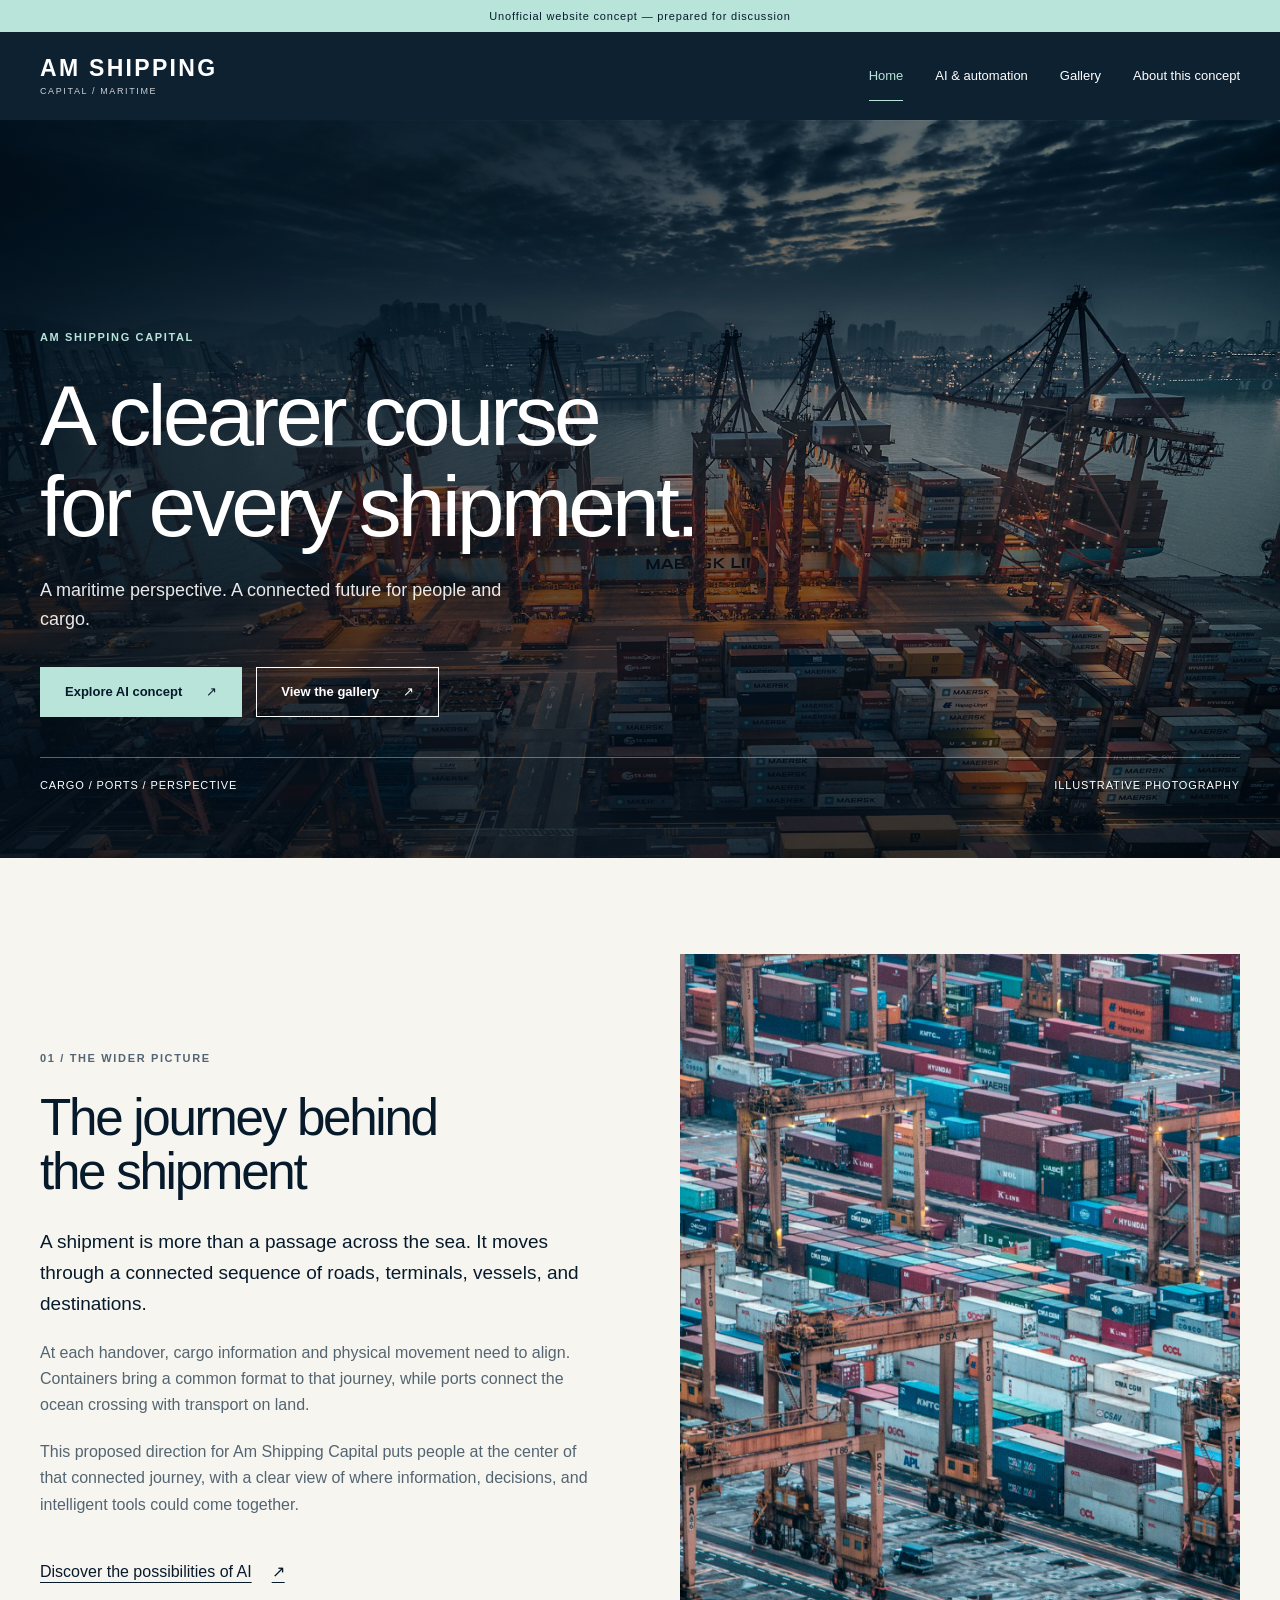
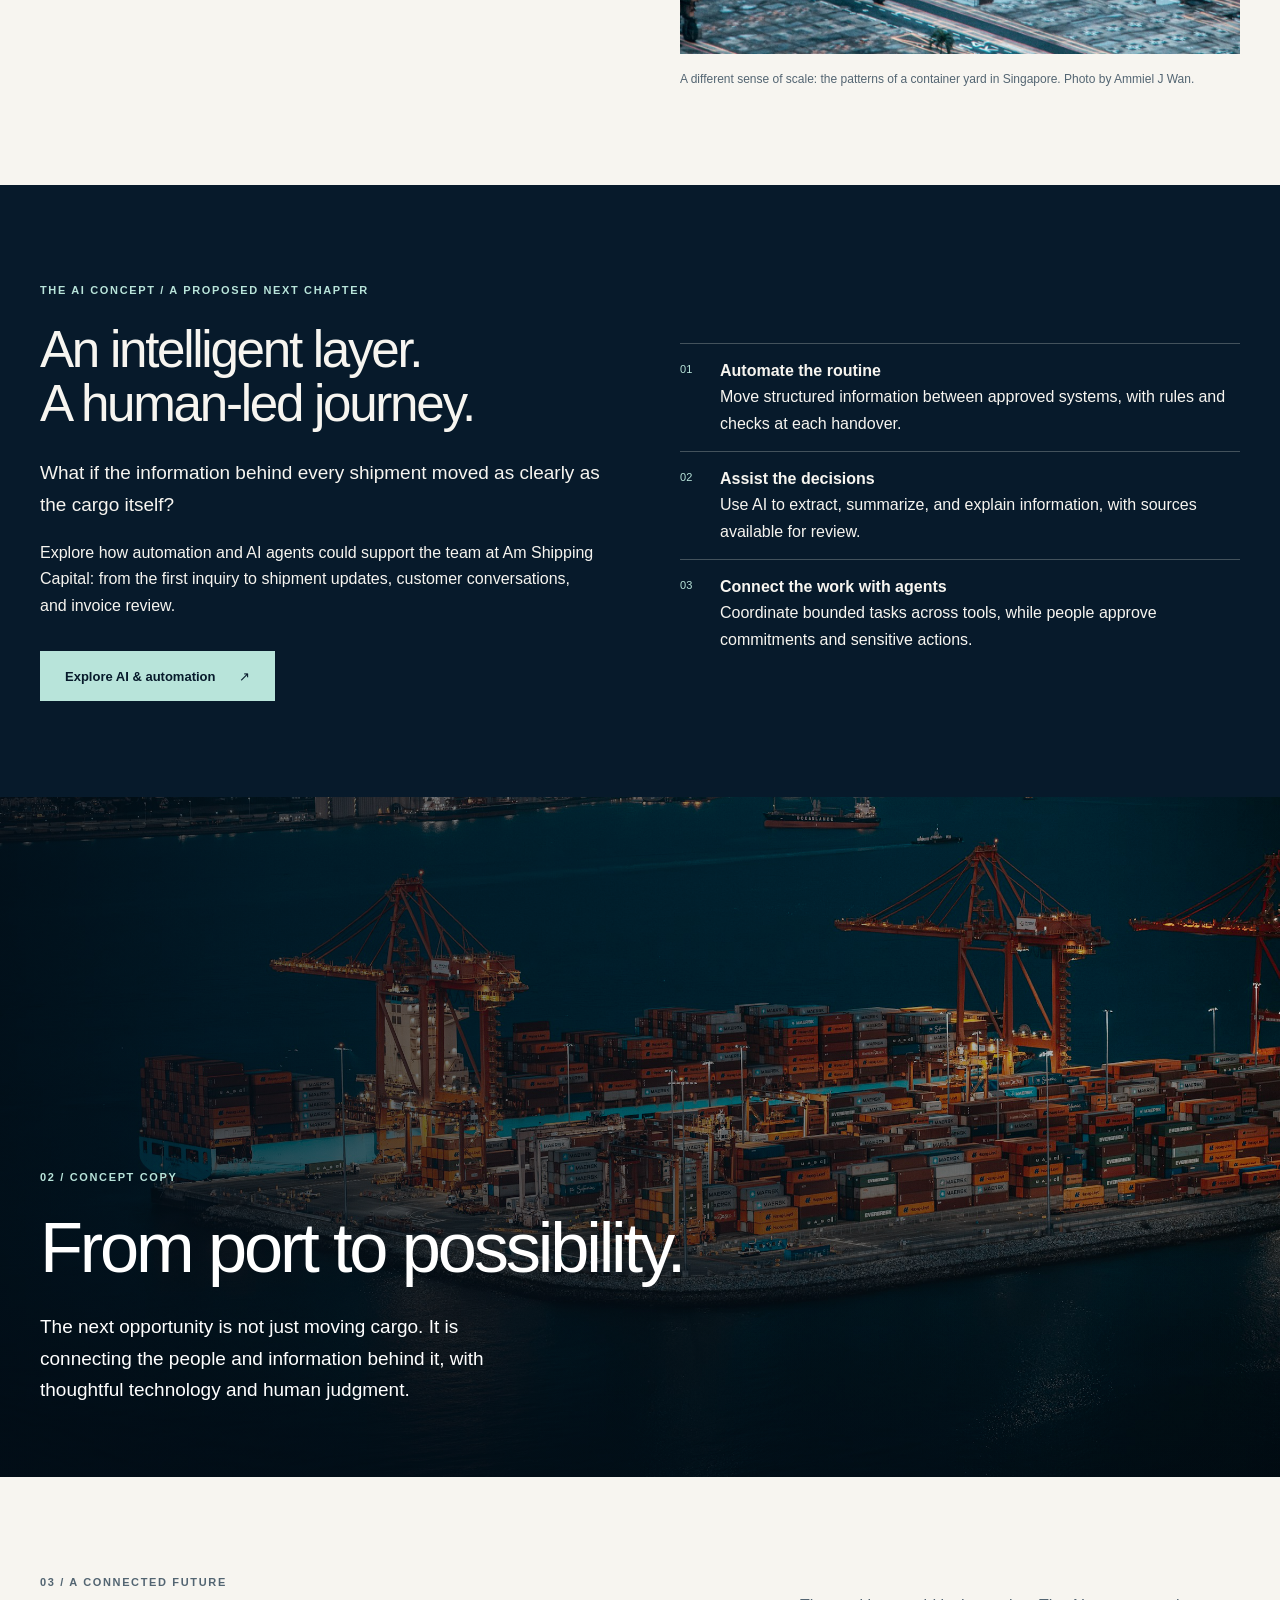
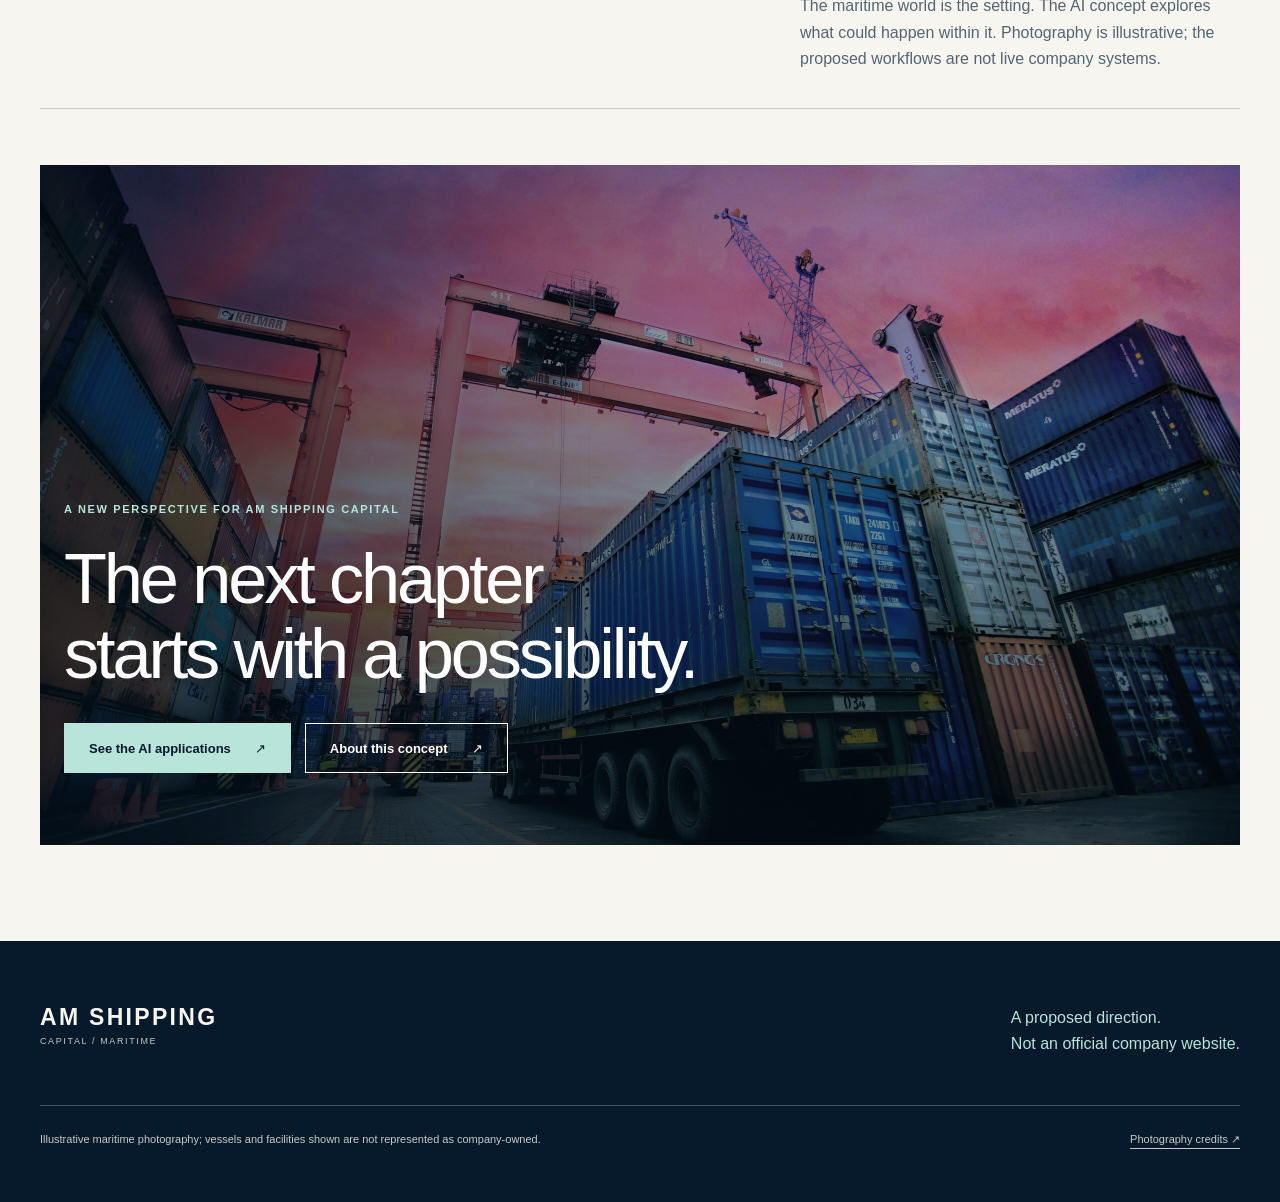
<file: index.html>
<!doctype html>
<html lang="en">
<head>
  <meta charset="utf-8">
  <meta name="viewport" content="width=device-width, initial-scale=1">
  <meta name="robots" content="noindex,nofollow">
  <meta name="description" content="An Am Shipping Capital landing-page concept: a maritime perspective and a proposed future for AI agents, connected workflows, and shipping automation.">
  <title>A clearer course — Am Shipping Capital concept</title>
  <link rel="icon" href="data:,">
  <link rel="stylesheet" href="assets/css/site.css">
  <script src="assets/js/site.js" defer></script>
</head>
<body>
  <a class="skip-link" href="#main">Skip to content</a>
  <div class="concept-strip">Unofficial website concept — prepared for discussion</div>
  <header class="site-header">
    <div class="header-inner">
      <a class="wordmark" href="index.html" aria-label="Am Shipping Capital home"><span class="wordmark-main">AM SHIPPING</span><span class="wordmark-sub">CAPITAL / MARITIME</span></a>
      <button class="nav-toggle" type="button" data-nav-toggle aria-controls="site-nav" aria-expanded="false" hidden>Menu <span aria-hidden="true">+</span></button>
      <nav id="site-nav" aria-label="Main navigation">
        <a href="index.html" aria-current="page">Home</a>
        <a href="ai.html">AI &amp; automation</a>
        <a href="gallery.html">Gallery</a>
        <a href="about.html">About this concept</a>
      </nav>
    </div>
  </header>

  <main id="main">
    <section class="hero photo-panel" aria-labelledby="home-title">
      <img src="assets/images/port-dusk.jpg" width="2400" height="1277" alt="Container ship and loading cranes at an industrial port in Hong Kong at dusk." loading="eager" fetchpriority="high" decoding="async" style="object-position: 50% 55%;">
      <div class="container hero-content">
        <p class="eyebrow">Am Shipping Capital</p>
        <h1 id="home-title">A clearer course<br> for every shipment.</h1>
        <p class="hero-deck">A maritime perspective. A connected future for people and cargo.</p>
        <div class="actions">
          <a class="button" href="ai.html">Explore AI concept <span aria-hidden="true">↗</span></a>
          <a class="button button--outline" href="gallery.html">View the gallery <span aria-hidden="true">↗</span></a>
        </div>
        <div class="hero-meta"><span>CARGO / PORTS / PERSPECTIVE</span><span>ILLUSTRATIVE PHOTOGRAPHY</span></div>
      </div>
    </section>

    <section class="section" aria-labelledby="journey-title">
      <div class="container split">
        <div data-reveal>
          <p class="section-index">01 / The wider picture</p>
          <h2 id="journey-title">The journey behind the shipment</h2>
          <p class="lede">A shipment is more than a passage across the sea. It moves through a connected sequence of roads, terminals, vessels, and destinations.</p>
          <p class="muted">At each handover, cargo information and physical movement need to align. Containers bring a common format to that journey, while ports connect the ocean crossing with transport on land.</p>
          <p class="muted">This proposed direction for Am Shipping Capital puts people at the center of that connected journey, with a clear view of where information, decisions, and intelligent tools could come together.</p>
          <div class="actions"><a class="text-link" href="ai.html#applications">Discover the possibilities of AI <span aria-hidden="true">↗</span></a></div>
        </div>
        <figure data-reveal>
          <div class="photo-panel"><img class="image-frame" src="assets/images/terminal-aerial.jpg" width="2400" height="1600" alt="Aerial view of a shipping-container yard in Singapore." loading="lazy" decoding="async" style="object-position: 50% 50%;"></div>
          <figcaption class="photo-caption">A different sense of scale: the patterns of a container yard in Singapore. Photo by Ammiel J Wan.</figcaption>
        </figure>
      </div>
    </section>

    <section class="section section--dark" aria-labelledby="ai-concept-title">
      <div class="container split">
        <div data-reveal>
          <p class="eyebrow">The AI concept / A proposed next chapter</p>
          <h2 id="ai-concept-title">An intelligent layer.<br>A human-led journey.</h2>
          <p class="lede">What if the information behind every shipment moved as clearly as the cargo itself?</p>
          <p>Explore how automation and AI agents could support the team at Am Shipping Capital: from the first inquiry to shipment updates, customer conversations, and invoice review.</p>
          <div class="actions"><a class="button" href="ai.html">Explore AI &amp; automation <span aria-hidden="true">↗</span></a></div>
        </div>
        <ol class="checklist" data-reveal>
          <li><strong>Automate the routine</strong>Move structured information between approved systems, with rules and checks at each handover.</li>
          <li><strong>Assist the decisions</strong>Use AI to extract, summarize, and explain information, with sources available for review.</li>
          <li><strong>Connect the work with agents</strong>Coordinate bounded tasks across tools, while people approve commitments and sensitive actions.</li>
        </ol>
      </div>
    </section>

    <section class="photo-band photo-panel section--dark" aria-labelledby="possibility-title">
      <img src="assets/images/port-night.jpg" width="2400" height="1500" alt="Container ship and illuminated cargo cranes at the Port of Vancouver at night." loading="lazy" decoding="async" style="object-position: 50% 50%;">
      <div class="container photo-band-content" data-reveal>
        <p class="eyebrow">02 / Concept copy</p>
        <h2 id="possibility-title">From port to possibility.</h2>
        <p class="lede">The next opportunity is not just moving cargo. It is connecting the people and information behind it, with thoughtful technology and human judgment.</p>
      </div>
    </section>

    <section class="section" aria-labelledby="perspective-title">
      <div class="container">
        <div class="intro-row" data-reveal>
          <p class="eyebrow">03 / A connected future</p>
          <p class="muted">The maritime world is the setting. The AI concept explores what could happen within it. Photography is illustrative; the proposed workflows are not live company systems.</p>
        </div>
        <div class="photo-band photo-panel closing-panel">
          <img src="assets/images/terminal-sunset.jpg" width="2400" height="1600" alt="Truck carrying a shipping container beneath cargo cranes at sunset." loading="lazy" decoding="async" style="object-position: 55% 60%;">
          <div class="container photo-band-content" data-reveal>
            <p class="eyebrow">A new perspective for Am Shipping Capital</p>
            <h2 id="perspective-title">The next chapter<br> starts with a possibility.</h2>
            <div class="actions">
              <a class="button" href="ai.html">See the AI applications <span aria-hidden="true">↗</span></a>
              <a class="button button--outline" href="about.html">About this concept <span aria-hidden="true">↗</span></a>
            </div>
          </div>
        </div>
      </div>
    </section>
  </main>

  <footer class="site-footer">
    <div class="container footer-top"><a class="wordmark" href="index.html"><span class="wordmark-main">AM SHIPPING</span><span class="wordmark-sub">CAPITAL / MARITIME</span></a><p>A proposed direction.<br>Not an official company website.</p></div>
    <div class="container footer-bottom"><p>Illustrative maritime photography; vessels and facilities shown are not represented as company-owned.</p><a href="about.html#photography">Photography credits <span aria-hidden="true">↗</span></a></div>
  </footer>
</body>
</html>
</file>
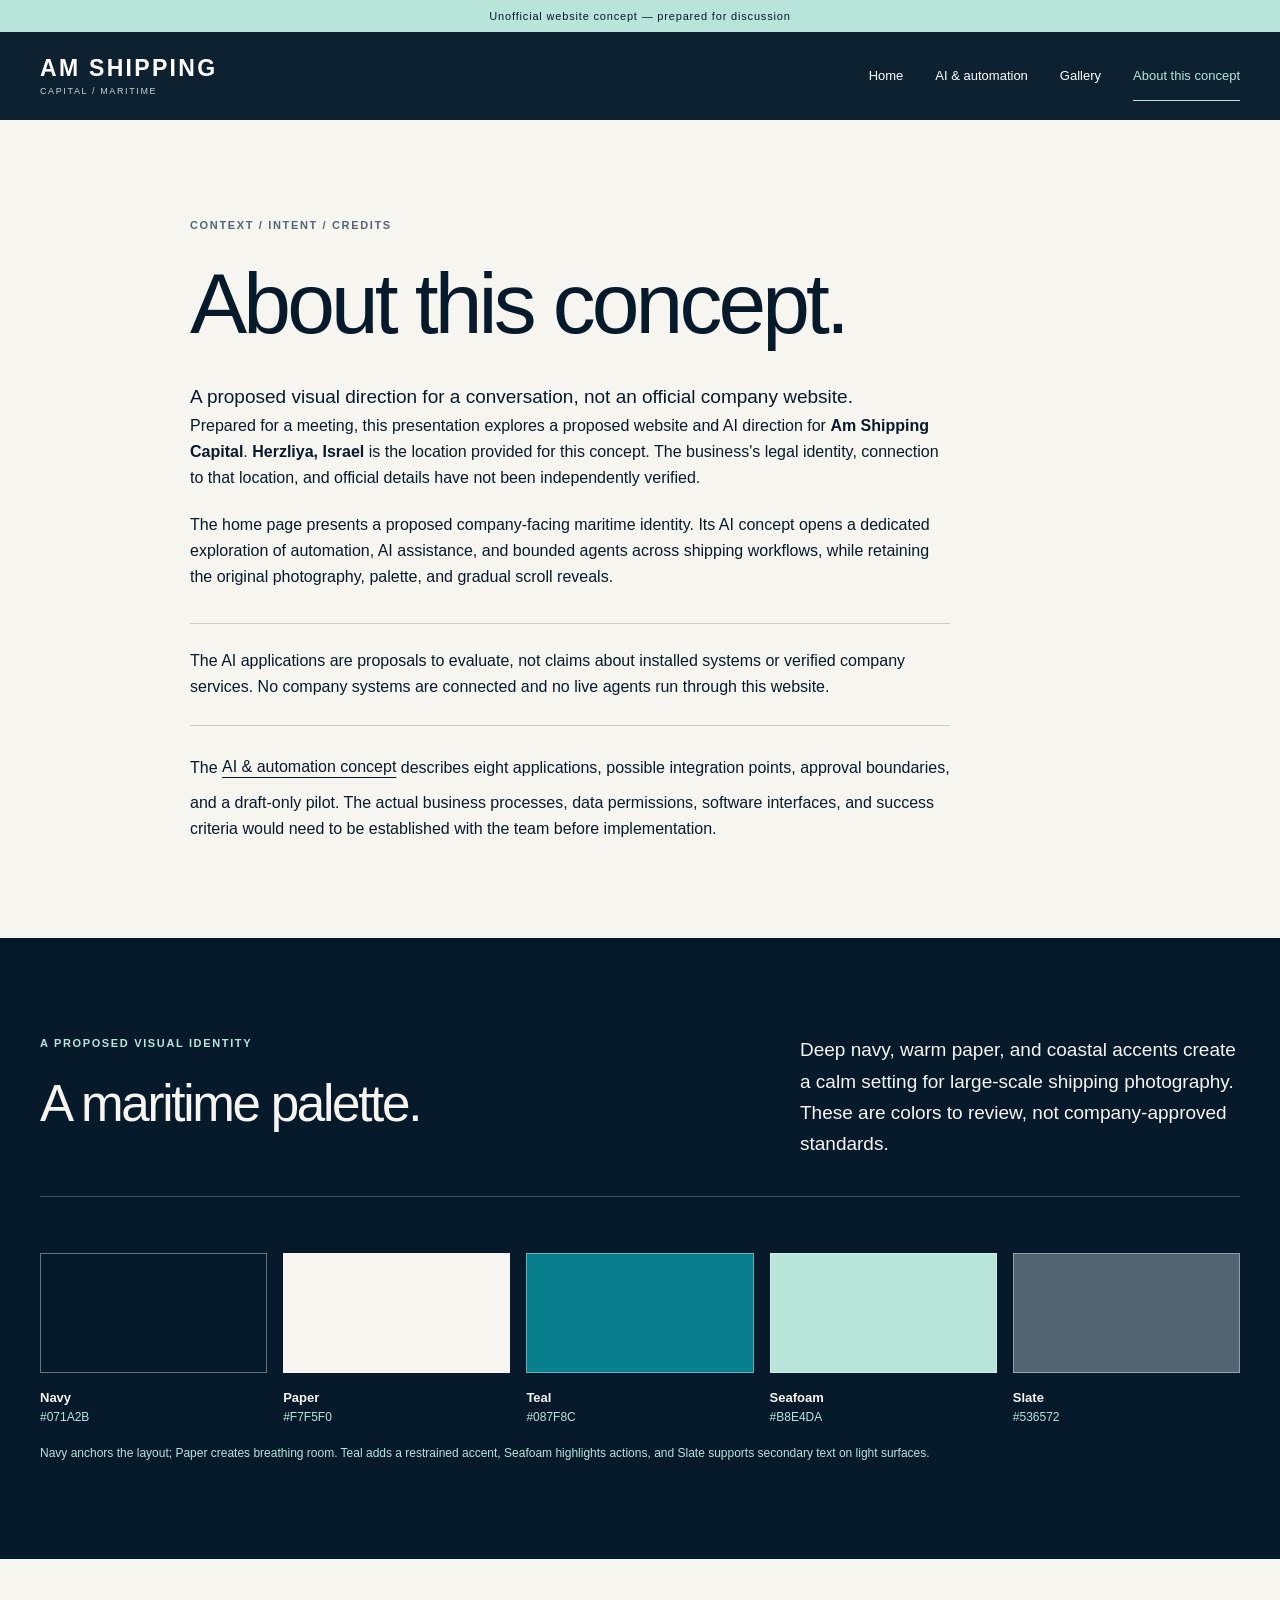
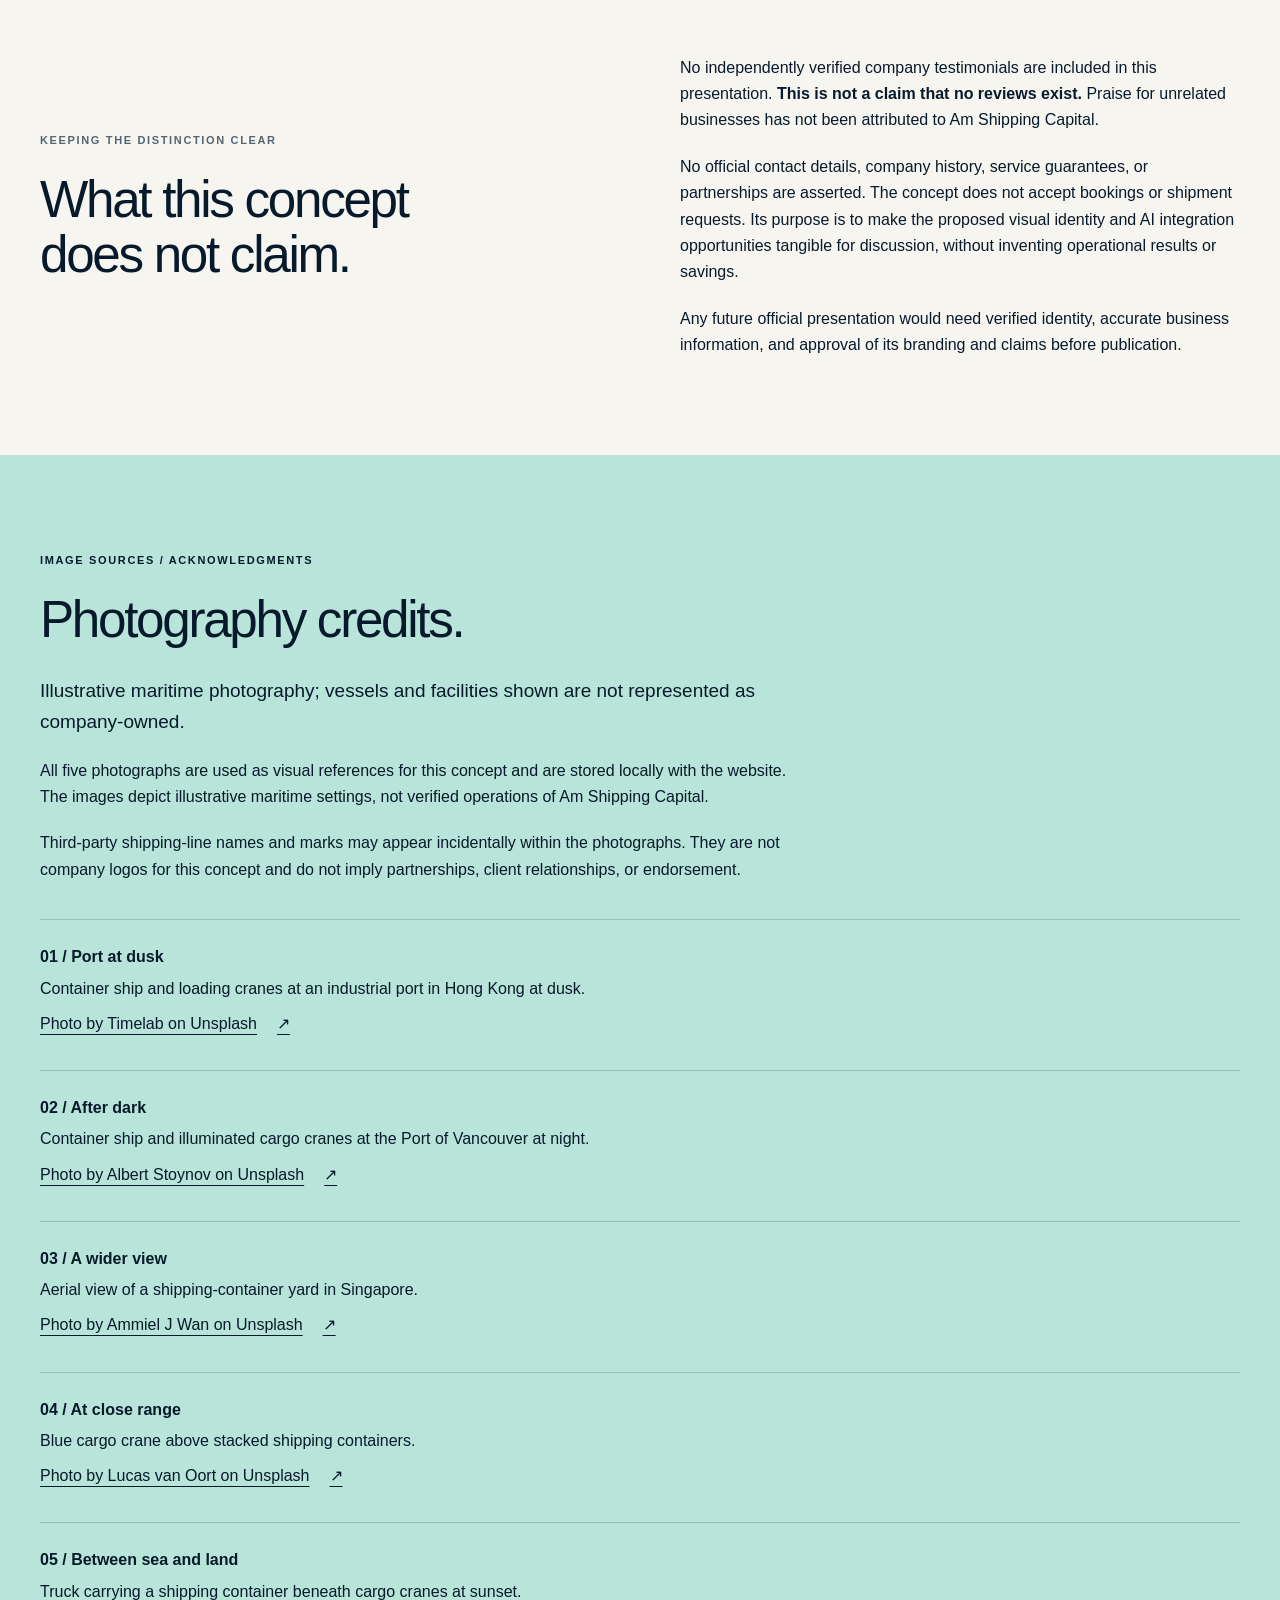
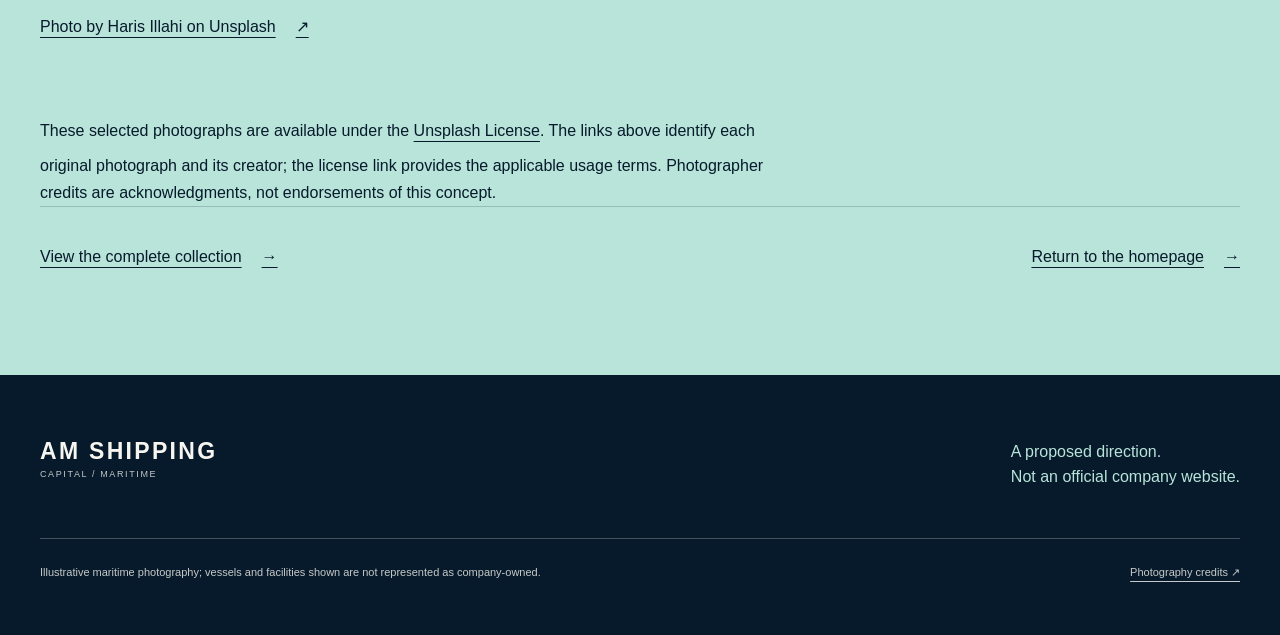
<file: about.html>
<!doctype html>
<html lang="en">
<head>
  <meta charset="utf-8">
  <meta name="viewport" content="width=device-width, initial-scale=1">
  <meta name="robots" content="noindex,nofollow">
  <meta name="description" content="The context, proposed AI integration approach, palette, and photography credits behind this unofficial Am Shipping Capital website concept.">
  <title>About this concept — Am Shipping Capital concept</title>
  <link rel="icon" href="data:,">
  <link rel="stylesheet" href="assets/css/site.css">
  <script src="assets/js/site.js" defer></script>
</head>
<body>
  <a class="skip-link" href="#main">Skip to content</a>
  <div class="concept-strip">Unofficial website concept — prepared for discussion</div>
  <header class="site-header">
    <div class="header-inner">
      <a class="wordmark" href="index.html" aria-label="Am Shipping Capital home"><span class="wordmark-main">AM SHIPPING</span><span class="wordmark-sub">CAPITAL / MARITIME</span></a>
      <button class="nav-toggle" type="button" data-nav-toggle aria-controls="site-nav" aria-expanded="false" hidden>Menu <span aria-hidden="true">+</span></button>
      <nav id="site-nav" aria-label="Main navigation">
        <a href="index.html">Home</a>
        <a href="ai.html">AI &amp; automation</a>
        <a href="gallery.html">Gallery</a>
        <a href="about.html" aria-current="page">About this concept</a>
      </nav>
    </div>
  </header>
  <main id="main">
    <section class="section">
      <div class="container about-intro">
        <p class="eyebrow">Context / intent / credits</p>
        <h1>About this concept.</h1>
        <p class="lede">A proposed visual direction for a conversation, not an official company website.</p>
        <div class="prose" data-reveal>
          <p>Prepared for a meeting, this presentation explores a proposed website and AI direction for <strong>Am Shipping Capital</strong>. <strong>Herzliya, Israel</strong> is the location provided for this concept. The business's legal identity, connection to that location, and official details have not been independently verified.</p>
          <p>The home page presents a proposed company-facing maritime identity. Its AI concept opens a dedicated exploration of automation, AI assistance, and bounded agents across shipping workflows, while retaining the original photography, palette, and gradual scroll reveals.</p>
          <p class="notice">The AI applications are proposals to evaluate, not claims about installed systems or verified company services. No company systems are connected and no live agents run through this website.</p>
          <p>The <a class="text-link" href="ai.html">AI &amp; automation concept</a> describes eight applications, possible integration points, approval boundaries, and a draft-only pilot. The actual business processes, data permissions, software interfaces, and success criteria would need to be established with the team before implementation.</p>
        </div>
      </div>
    </section>
    <section class="section section--dark" aria-labelledby="direction-heading">
      <div class="container">
        <div class="intro-row" data-reveal>
          <div>
            <p class="eyebrow">A proposed visual identity</p>
            <h2 id="direction-heading">A maritime palette.</h2>
          </div>
          <p class="lede">Deep navy, warm paper, and coastal accents create a calm setting for large-scale shipping photography. These are colors to review, not company-approved standards.</p>
        </div>
        <div class="palette" data-reveal>
          <div class="swatch">
            <div class="swatch-color" style="background-color: #071A2B;" aria-hidden="true"></div>
            <div class="swatch-label"><strong>Navy</strong><span>#071A2B</span></div>
          </div>
          <div class="swatch">
            <div class="swatch-color" style="background-color: #F7F5F0;" aria-hidden="true"></div>
            <div class="swatch-label"><strong>Paper</strong><span>#F7F5F0</span></div>
          </div>
          <div class="swatch">
            <div class="swatch-color" style="background-color: #087F8C;" aria-hidden="true"></div>
            <div class="swatch-label"><strong>Teal</strong><span>#087F8C</span></div>
          </div>
          <div class="swatch">
            <div class="swatch-color" style="background-color: #B8E4DA;" aria-hidden="true"></div>
            <div class="swatch-label"><strong>Seafoam</strong><span>#B8E4DA</span></div>
          </div>
          <div class="swatch">
            <div class="swatch-color" style="background-color: #536572;" aria-hidden="true"></div>
            <div class="swatch-label"><strong>Slate</strong><span>#536572</span></div>
          </div>
        </div>
        <p class="photo-caption">Navy anchors the layout; Paper creates breathing room. Teal adds a restrained accent, Seafoam highlights actions, and Slate supports secondary text on light surfaces.</p>
      </div>
    </section>
    <section class="section" aria-labelledby="evidence-heading">
      <div class="container split">
        <div data-reveal>
          <p class="eyebrow">Keeping the distinction clear</p>
          <h2 id="evidence-heading">What this concept does not claim.</h2>
        </div>
        <div class="prose" data-reveal>
          <p>No independently verified company testimonials are included in this presentation. <strong>This is not a claim that no reviews exist.</strong> Praise for unrelated businesses has not been attributed to Am Shipping Capital.</p>
          <p>No official contact details, company history, service guarantees, or partnerships are asserted. The concept does not accept bookings or shipment requests. Its purpose is to make the proposed visual identity and AI integration opportunities tangible for discussion, without inventing operational results or savings.</p>
          <p>Any future official presentation would need verified identity, accurate business information, and approval of its branding and claims before publication.</p>
        </div>
      </div>
    </section>
    <section class="section section--seafoam" id="photography" aria-labelledby="photography-heading">
      <div class="container">
        <div class="prose" data-reveal>
          <p class="eyebrow">Image sources / acknowledgments</p>
          <h2 id="photography-heading">Photography credits.</h2>
          <p class="lede">Illustrative maritime photography; vessels and facilities shown are not represented as company-owned.</p>
          <p>All five photographs are used as visual references for this concept and are stored locally with the website. The images depict illustrative maritime settings, not verified operations of Am Shipping Capital.</p>
          <p>Third-party shipping-line names and marks may appear incidentally within the photographs. They are not company logos for this concept and do not imply partnerships, client relationships, or endorsement.</p>
        </div>
        <ul class="credits" aria-label="Photograph attributions">
          <li data-reveal>
            <div><strong>01 / Port at dusk</strong><p>Container ship and loading cranes at an industrial port in Hong Kong at dusk.</p></div>
            <a class="text-link" href="https://unsplash.com/photos/container-ship-at-industrial-port-yx20mpDyr2I">Photo by Timelab on Unsplash <span aria-hidden="true">↗</span></a>
          </li>
          <li data-reveal>
            <div><strong>02 / After dark</strong><p>Container ship and illuminated cargo cranes at the Port of Vancouver at night.</p></div>
            <a class="text-link" href="https://unsplash.com/photos/container-ship-and-cranes-at-a-busy-shipping-port-oL3wEM0JEwQ">Photo by Albert Stoynov on Unsplash <span aria-hidden="true">↗</span></a>
          </li>
          <li data-reveal>
            <div><strong>03 / A wider view</strong><p>Aerial view of a shipping-container yard in Singapore.</p></div>
            <a class="text-link" href="https://unsplash.com/photos/aerial-photo-of-shipping-container-lot-qX2ENCIxquA">Photo by Ammiel J Wan on Unsplash <span aria-hidden="true">↗</span></a>
          </li>
          <li data-reveal>
            <div><strong>04 / At close range</strong><p>Blue cargo crane above stacked shipping containers.</p></div>
            <a class="text-link" href="https://unsplash.com/photos/blue-and-red-cargo-containers-fBZOVyF-96w">Photo by Lucas van Oort on Unsplash <span aria-hidden="true">↗</span></a>
          </li>
          <li data-reveal>
            <div><strong>05 / Between sea and land</strong><p>Truck carrying a shipping container beneath cargo cranes at sunset.</p></div>
            <a class="text-link" href="https://unsplash.com/photos/shipping-containers-stacked-at-a-busy-port-at-sunset-fT4SwA83jH4">Photo by Haris Illahi on Unsplash <span aria-hidden="true">↗</span></a>
          </li>
        </ul>
        <div class="prose" data-reveal>
          <p>These selected photographs are available under the <a class="text-link" href="https://unsplash.com/license">Unsplash License</a>. The links above identify each original photograph and its creator; the license link provides the applicable usage terms. Photographer credits are acknowledgments, not endorsements of this concept.</p>
        </div>
        <div class="end-links" data-reveal>
          <a class="text-link" href="gallery.html">View the complete collection <span aria-hidden="true">→</span></a>
          <a class="text-link" href="index.html">Return to the homepage <span aria-hidden="true">→</span></a>
        </div>
      </div>
    </section>
  </main>
  <footer class="site-footer">
    <div class="container footer-top"><a class="wordmark" href="index.html"><span class="wordmark-main">AM SHIPPING</span><span class="wordmark-sub">CAPITAL / MARITIME</span></a><p>A proposed direction.<br>Not an official company website.</p></div>
    <div class="container footer-bottom"><p>Illustrative maritime photography; vessels and facilities shown are not represented as company-owned.</p><a href="about.html#photography">Photography credits <span aria-hidden="true">↗</span></a></div>
  </footer>
</body>
</html>
</file>
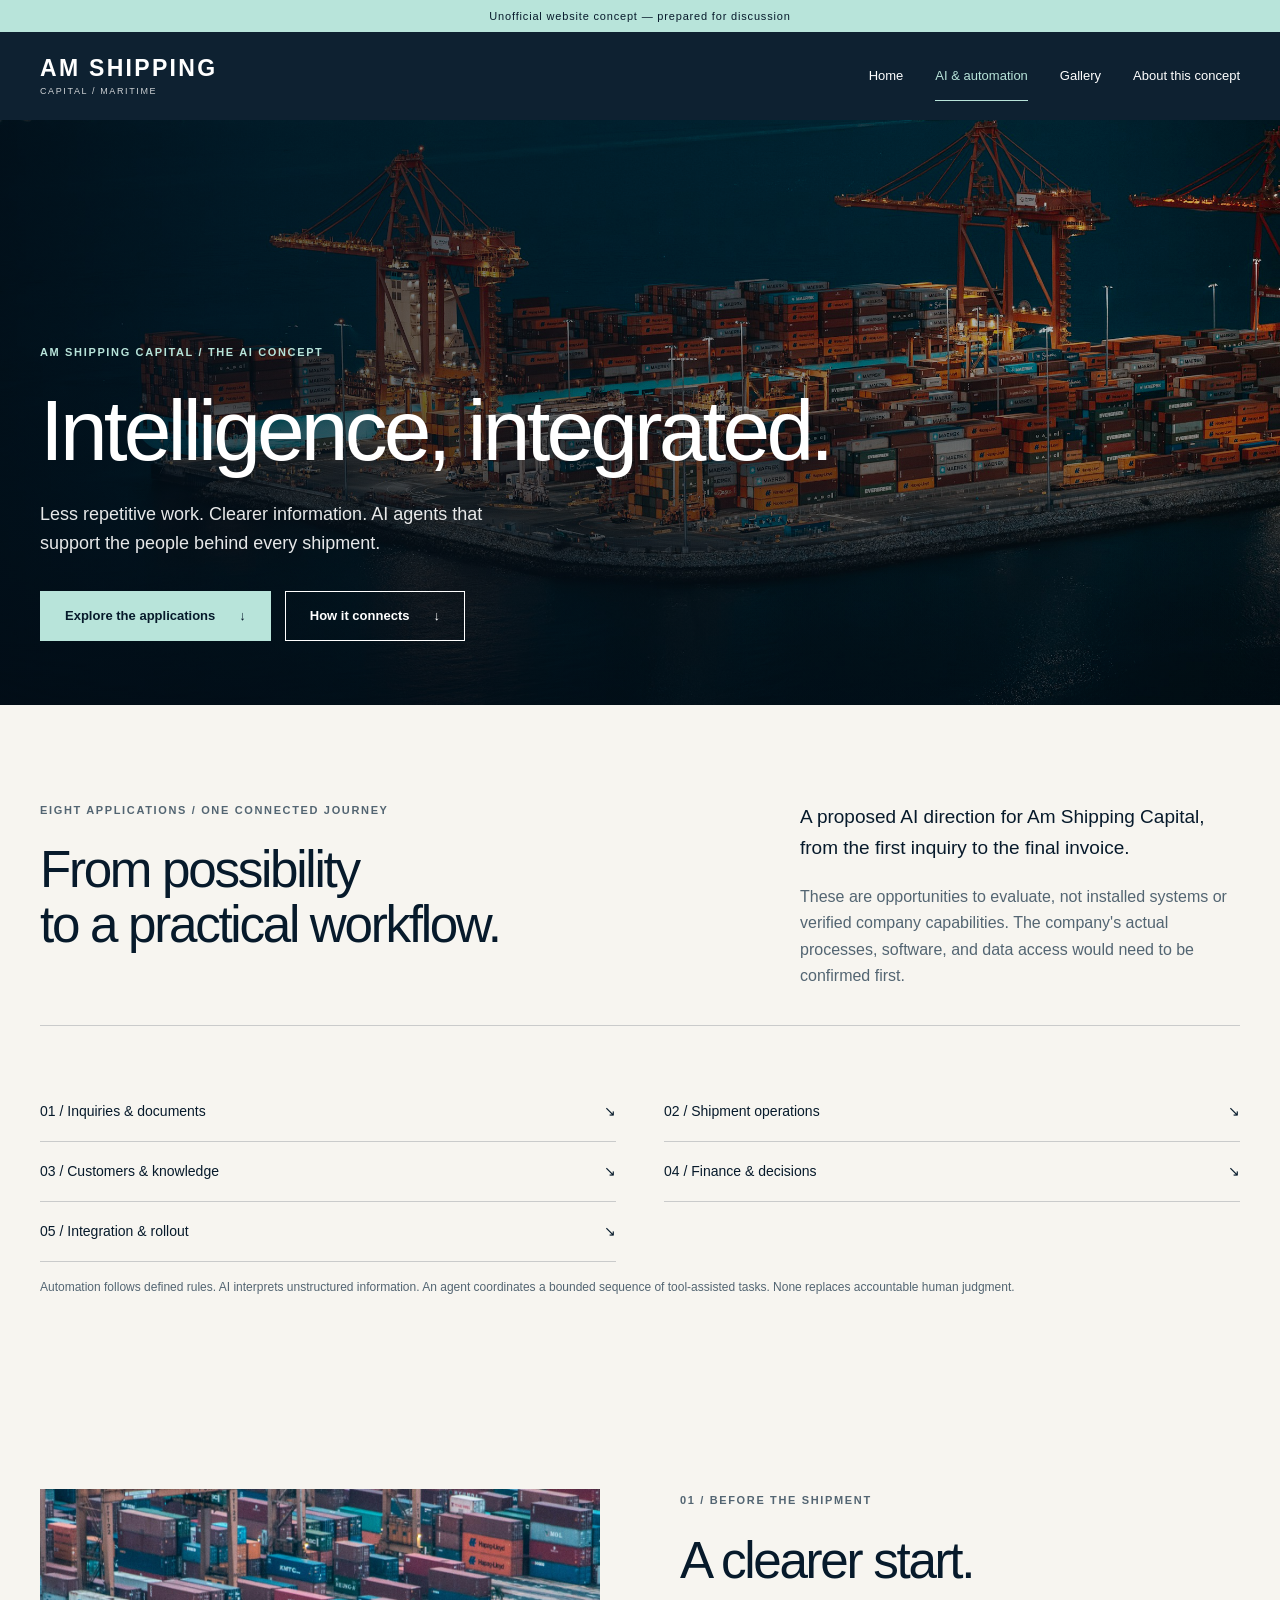
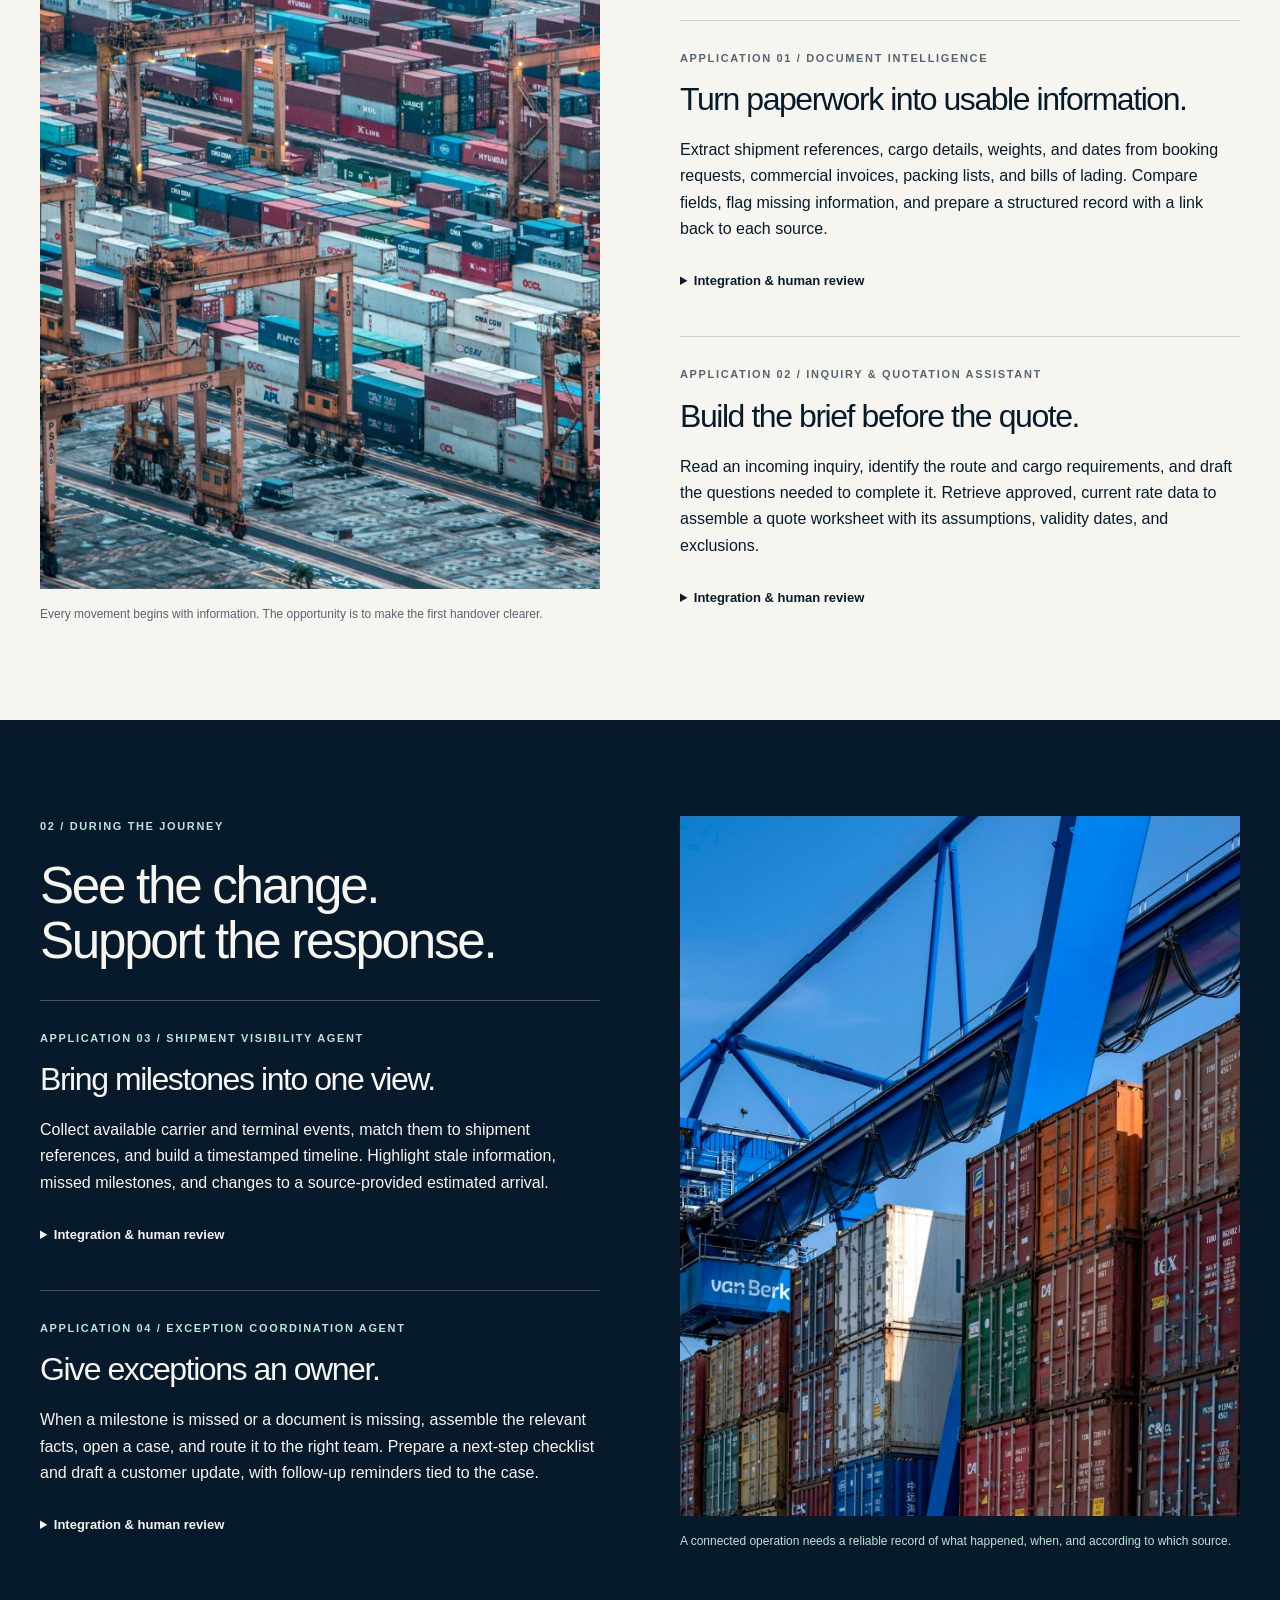
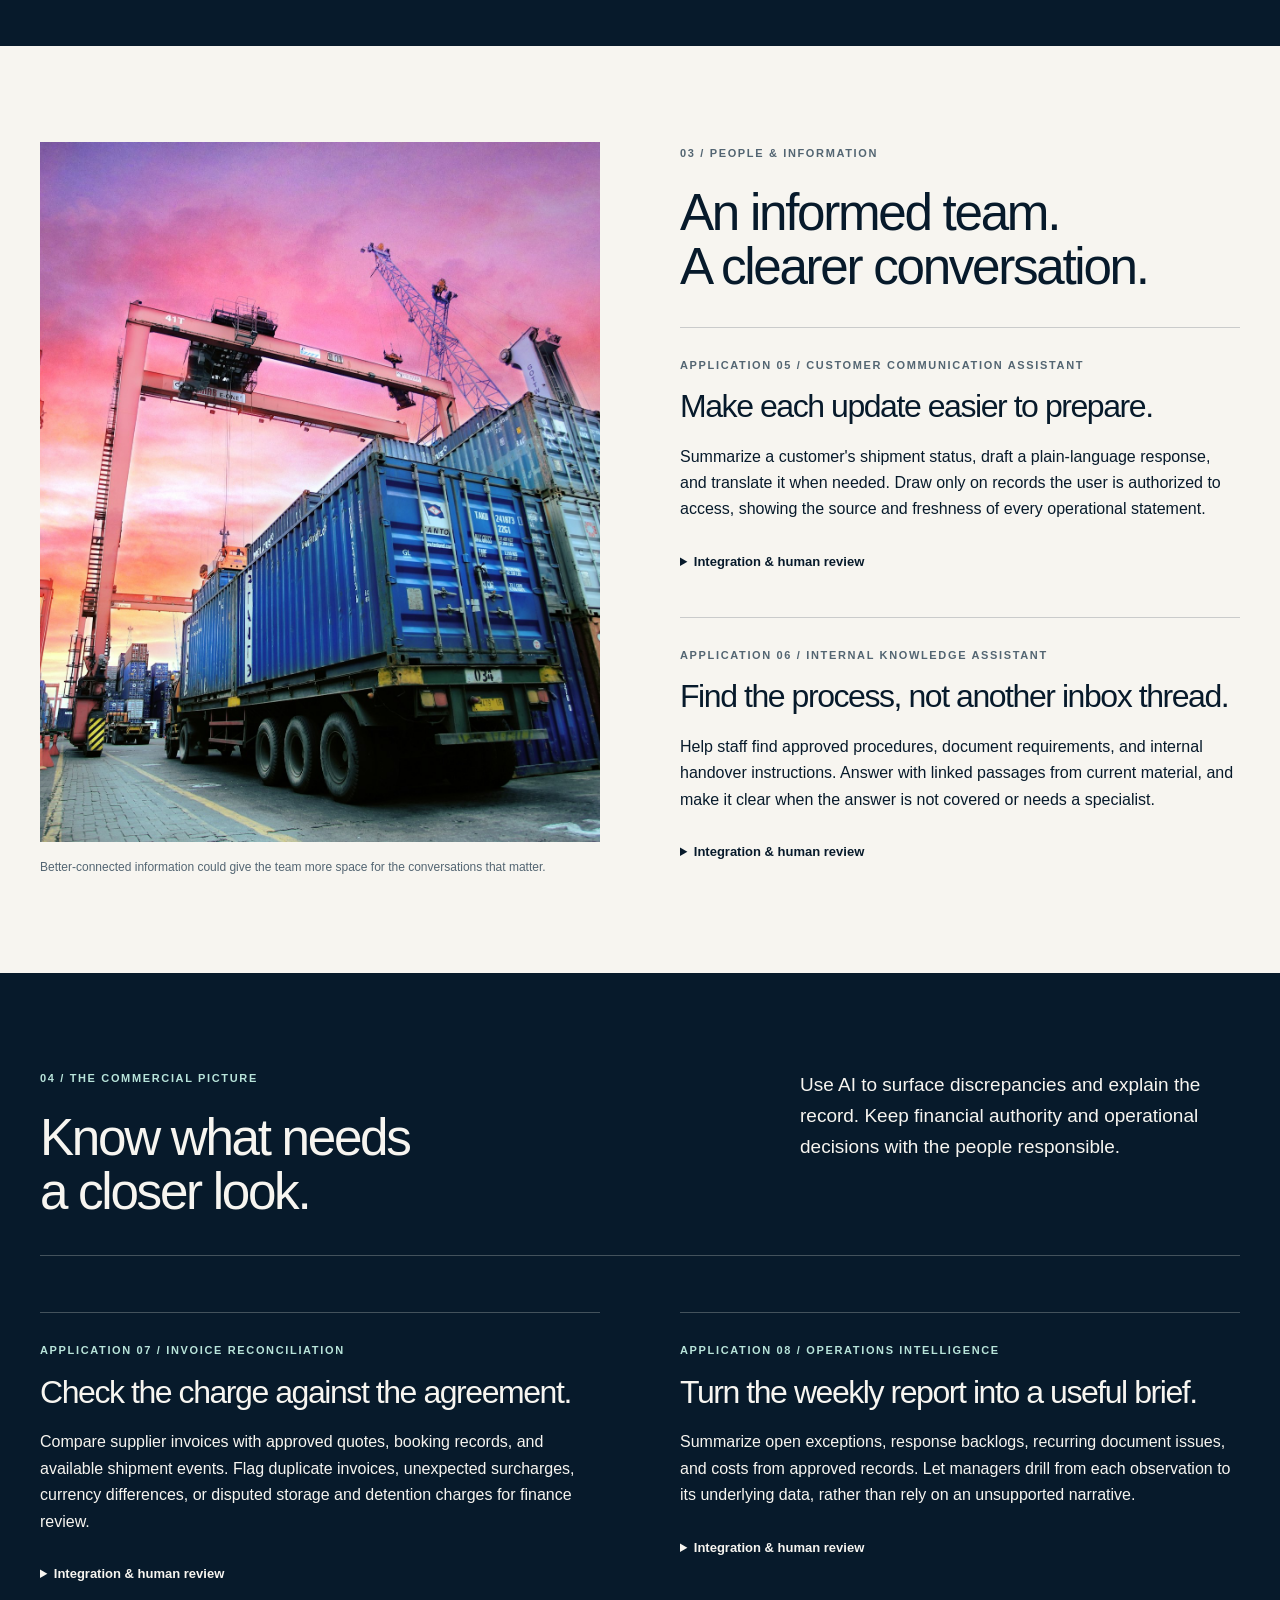
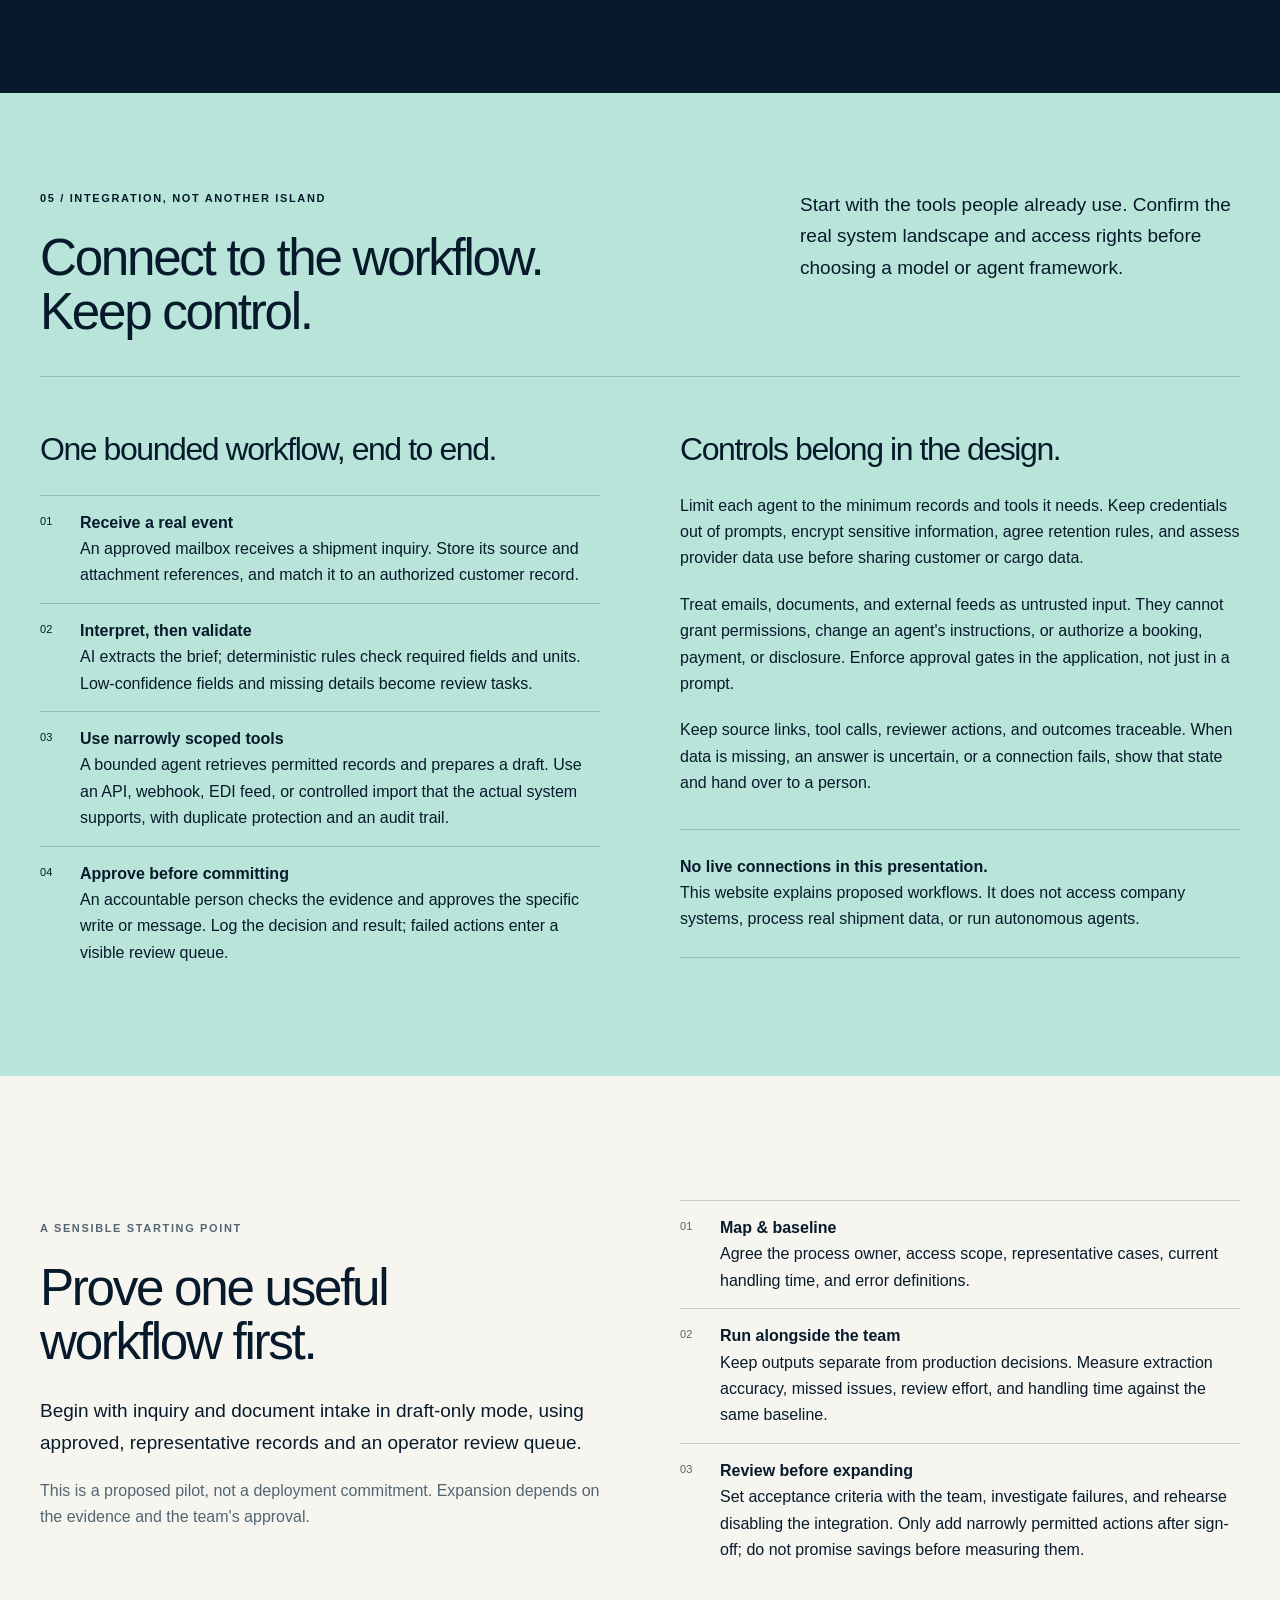
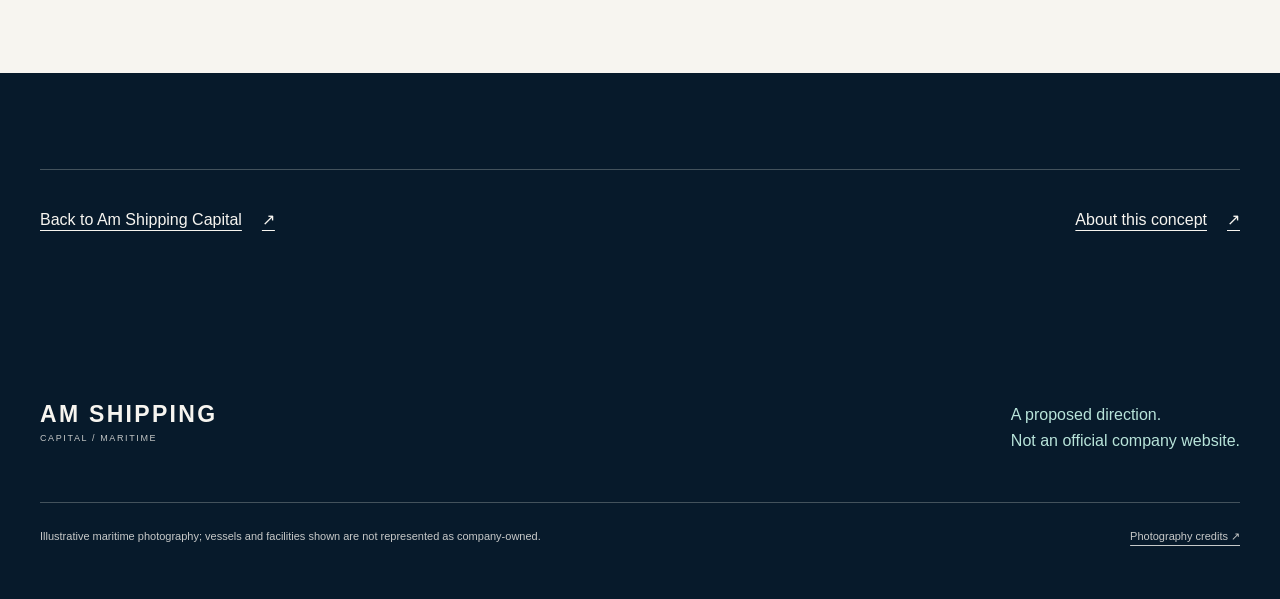
<file: ai.html>
<!doctype html>
<html lang="en">
<head>
  <meta charset="utf-8">
  <meta name="viewport" content="width=device-width, initial-scale=1">
  <meta name="robots" content="noindex,nofollow">
  <meta name="description" content="Explore eight proposed AI and automation applications for Am Shipping Capital, with practical system integrations, human approvals, and a measured rollout approach.">
  <title>AI &amp; automation — Am Shipping Capital concept</title>
  <link rel="icon" href="data:,">
  <link rel="stylesheet" href="assets/css/site.css">
  <script src="assets/js/site.js" defer></script>
</head>
<body>
  <a class="skip-link" href="#main">Skip to content</a>
  <div class="concept-strip">Unofficial website concept — prepared for discussion</div>
  <header class="site-header">
    <div class="header-inner">
      <a class="wordmark" href="index.html" aria-label="Am Shipping Capital home"><span class="wordmark-main">AM SHIPPING</span><span class="wordmark-sub">CAPITAL / MARITIME</span></a>
      <button class="nav-toggle" type="button" data-nav-toggle aria-controls="site-nav" aria-expanded="false" hidden>Menu <span aria-hidden="true">+</span></button>
      <nav id="site-nav" aria-label="Main navigation">
        <a href="index.html">Home</a>
        <a href="ai.html" aria-current="page">AI &amp; automation</a>
        <a href="gallery.html">Gallery</a>
        <a href="about.html">About this concept</a>
      </nav>
    </div>
  </header>
  <main id="main">
    <section class="hero hero--inner photo-panel" aria-labelledby="ai-title">
      <img src="assets/images/port-night.jpg" width="2400" height="1500" alt="Container ship and illuminated cargo cranes at the Port of Vancouver at night." loading="eager" fetchpriority="high" decoding="async" style="object-position: 50% 50%;">
      <div class="container hero-content">
        <p class="eyebrow">Am Shipping Capital / The AI concept</p>
        <h1 id="ai-title">Intelligence, integrated.</h1>
        <p class="hero-deck">Less repetitive work. Clearer information. AI agents that support the people behind every shipment.</p>
        <div class="actions"><a class="button" href="#applications">Explore the applications <span aria-hidden="true">↓</span></a><a class="button button--outline" href="#integration">How it connects <span aria-hidden="true">↓</span></a></div>
      </div>
    </section>

    <section class="section" id="applications" aria-labelledby="applications-title">
      <div class="container">
        <div class="intro-row" data-reveal>
          <div><p class="eyebrow">Eight applications / One connected journey</p><h2 id="applications-title">From possibility<br>to a practical workflow.</h2></div>
          <div><p class="lede">A proposed AI direction for Am Shipping Capital, from the first inquiry to the final invoice.</p><p class="muted">These are opportunities to evaluate, not installed systems or verified company capabilities. The company's actual processes, software, and data access would need to be confirmed first.</p></div>
        </div>
        <nav class="application-nav" aria-label="AI application areas">
          <a href="#inquiry">01 / Inquiries &amp; documents <span aria-hidden="true">↘</span></a>
          <a href="#operations">02 / Shipment operations <span aria-hidden="true">↘</span></a>
          <a href="#service">03 / Customers &amp; knowledge <span aria-hidden="true">↘</span></a>
          <a href="#finance">04 / Finance &amp; decisions <span aria-hidden="true">↘</span></a>
          <a href="#integration">05 / Integration &amp; rollout <span aria-hidden="true">↘</span></a>
        </nav>
        <p class="photo-caption">Automation follows defined rules. AI interprets unstructured information. An agent coordinates a bounded sequence of tool-assisted tasks. None replaces accountable human judgment.</p>
      </div>
    </section>

    <section class="section" id="inquiry" aria-labelledby="inquiry-title">
      <div class="container split">
        <figure data-reveal><div class="photo-panel"><img class="image-frame" src="assets/images/terminal-aerial.jpg" width="2400" height="1600" alt="Aerial view of a shipping-container yard in Singapore." loading="lazy" decoding="async" style="object-position: 50% 50%;"></div><figcaption class="photo-caption">Every movement begins with information. The opportunity is to make the first handover clearer.</figcaption></figure>
        <div>
          <div data-reveal><p class="eyebrow">01 / Before the shipment</p><h2 id="inquiry-title">A clearer start.</h2></div>
          <article class="application" data-reveal>
            <p class="section-index">Application 01 / Document intelligence</p>
            <h3>Turn paperwork into usable information.</h3>
            <p>Extract shipment references, cargo details, weights, and dates from booking requests, commercial invoices, packing lists, and bills of lading. Compare fields, flag missing information, and prepare a structured record with a link back to each source.</p>
            <details><summary>Integration &amp; human review</summary><p><strong>Connect:</strong> an approved mailbox or document store to OCR, field validation, and a draft record in the transport management system (TMS). Treat document text as data, never as instructions to the agent. An operator checks uncertain extractions and discrepancies before any operational record is committed.</p></details>
          </article>
          <article class="application" data-reveal>
            <p class="section-index">Application 02 / Inquiry &amp; quotation assistant</p>
            <h3>Build the brief before the quote.</h3>
            <p>Read an incoming inquiry, identify the route and cargo requirements, and draft the questions needed to complete it. Retrieve approved, current rate data to assemble a quote worksheet with its assumptions, validity dates, and exclusions.</p>
            <details><summary>Integration &amp; human review</summary><p><strong>Connect:</strong> email, the customer relationship management system (CRM), and an approved rate source. Missing or expired prices go to the commercial team, never to a model-generated estimate. A person approves pricing, terms, and every outbound quotation; the agent cannot book capacity or commit the company.</p></details>
          </article>
        </div>
      </div>
    </section>

    <section class="section section--dark" id="operations" aria-labelledby="operations-title">
      <div class="container split split--reverse">
        <figure data-reveal><div class="photo-panel"><img class="image-frame" src="assets/images/container-detail.jpg" width="2400" height="1602" alt="Blue cargo crane above stacked shipping containers." loading="lazy" decoding="async" style="object-position: 60% 55%;"></div><figcaption class="photo-caption">A connected operation needs a reliable record of what happened, when, and according to which source.</figcaption></figure>
        <div>
          <div data-reveal><p class="eyebrow">02 / During the journey</p><h2 id="operations-title">See the change.<br>Support the response.</h2></div>
          <article class="application" data-reveal>
            <p class="section-index">Application 03 / Shipment visibility agent</p>
            <h3>Bring milestones into one view.</h3>
            <p>Collect available carrier and terminal events, match them to shipment references, and build a timestamped timeline. Highlight stale information, missed milestones, and changes to a source-provided estimated arrival.</p>
            <details><summary>Integration &amp; human review</summary><p><strong>Connect:</strong> licensed carrier or terminal APIs, EDI messages, and the TMS, where available. Preserve source timestamps, deduplicate repeated events, and label estimates as estimates. Unavailable feeds remain visibly unavailable; an agent must not invent a location or promise an arrival time.</p></details>
          </article>
          <article class="application" data-reveal>
            <p class="section-index">Application 04 / Exception coordination agent</p>
            <h3>Give exceptions an owner.</h3>
            <p>When a milestone is missed or a document is missing, assemble the relevant facts, open a case, and route it to the right team. Prepare a next-step checklist and draft a customer update, with follow-up reminders tied to the case.</p>
            <details><summary>Integration &amp; human review</summary><p><strong>Connect:</strong> shipment events and approved rules to a case-management tool and internal task queue. An operations lead approves rerouting, bookings, extra charges, and external messages. If a tool fails or sources conflict, stop the action and escalate with the evidence rather than silently continue.</p></details>
          </article>
        </div>
      </div>
    </section>

    <section class="section" id="service" aria-labelledby="service-title">
      <div class="container split">
        <figure data-reveal><div class="photo-panel"><img class="image-frame" src="assets/images/terminal-sunset.jpg" width="2400" height="1600" alt="Truck carrying a shipping container beneath cargo cranes at sunset." loading="lazy" decoding="async" style="object-position: 55% 60%;"></div><figcaption class="photo-caption">Better-connected information could give the team more space for the conversations that matter.</figcaption></figure>
        <div>
          <div data-reveal><p class="eyebrow">03 / People &amp; information</p><h2 id="service-title">An informed team.<br>A clearer conversation.</h2></div>
          <article class="application" data-reveal>
            <p class="section-index">Application 05 / Customer communication assistant</p>
            <h3>Make each update easier to prepare.</h3>
            <p>Summarize a customer's shipment status, draft a plain-language response, and translate it when needed. Draw only on records the user is authorized to access, showing the source and freshness of every operational statement.</p>
            <details><summary>Integration &amp; human review</summary><p><strong>Connect:</strong> a permission-filtered shipment lookup, CRM, and helpdesk. Verify the customer's identity and shipment access before retrieving information. Customer-service staff review and send drafts; complaints, financial commitments, and unclear answers move to a person.</p></details>
          </article>
          <article class="application" data-reveal>
            <p class="section-index">Application 06 / Internal knowledge assistant</p>
            <h3>Find the process, not another inbox thread.</h3>
            <p>Help staff find approved procedures, document requirements, and internal handover instructions. Answer with linked passages from current material, and make it clear when the answer is not covered or needs a specialist.</p>
            <details><summary>Integration &amp; human review</summary><p><strong>Connect:</strong> a versioned, access-controlled knowledge library to source-grounded retrieval. Keep customer-specific records separate from general procedures. Compliance specialists own regulatory interpretation, dangerous-goods decisions, and customs submissions; a generated answer is not clearance or legal advice.</p></details>
          </article>
        </div>
      </div>
    </section>

    <section class="section section--dark" id="finance" aria-labelledby="finance-title">
      <div class="container">
        <div class="intro-row" data-reveal><div><p class="eyebrow">04 / The commercial picture</p><h2 id="finance-title">Know what needs<br>a closer look.</h2></div><p class="lede">Use AI to surface discrepancies and explain the record. Keep financial authority and operational decisions with the people responsible.</p></div>
        <div class="split application-pair">
          <article class="application" data-reveal>
            <p class="section-index">Application 07 / Invoice reconciliation</p>
            <h3>Check the charge against the agreement.</h3>
            <p>Compare supplier invoices with approved quotes, booking records, and available shipment events. Flag duplicate invoices, unexpected surcharges, currency differences, or disputed storage and detention charges for finance review.</p>
            <details><summary>Integration &amp; human review</summary><p><strong>Connect:</strong> invoice intake, approved contracts, TMS records, and the accounting system in read-only or draft mode. Preserve agreed calculation rules and exchange-rate dates. Finance staff resolve discrepancies and approve posting or payment; the agent cannot change bank details or release funds.</p></details>
          </article>
          <article class="application" data-reveal>
            <p class="section-index">Application 08 / Operations intelligence</p>
            <h3>Turn the weekly report into a useful brief.</h3>
            <p>Summarize open exceptions, response backlogs, recurring document issues, and costs from approved records. Let managers drill from each observation to its underlying data, rather than rely on an unsupported narrative.</p>
            <details><summary>Integration &amp; human review</summary><p><strong>Connect:</strong> approved TMS, CRM, and finance reporting views. Calculate metrics in defined queries, then use AI to explain the results. Show coverage, missing values, and the reporting period. Management validates the interpretation before changing routes, staffing, or commercial policy.</p></details>
          </article>
        </div>
      </div>
    </section>

    <section class="section section--seafoam" id="integration" aria-labelledby="integration-title">
      <div class="container">
        <div class="intro-row" data-reveal><div><p class="eyebrow">05 / Integration, not another island</p><h2 id="integration-title">Connect to the workflow.<br>Keep control.</h2></div><p class="lede">Start with the tools people already use. Confirm the real system landscape and access rights before choosing a model or agent framework.</p></div>
        <div class="split integration-layout">
          <div data-reveal>
            <h3>One bounded workflow, end to end.</h3>
            <ol class="checklist">
              <li><strong>Receive a real event</strong>An approved mailbox receives a shipment inquiry. Store its source and attachment references, and match it to an authorized customer record.</li>
              <li><strong>Interpret, then validate</strong>AI extracts the brief; deterministic rules check required fields and units. Low-confidence fields and missing details become review tasks.</li>
              <li><strong>Use narrowly scoped tools</strong>A bounded agent retrieves permitted records and prepares a draft. Use an API, webhook, EDI feed, or controlled import that the actual system supports, with duplicate protection and an audit trail.</li>
              <li><strong>Approve before committing</strong>An accountable person checks the evidence and approves the specific write or message. Log the decision and result; failed actions enter a visible review queue.</li>
            </ol>
          </div>
          <div data-reveal>
            <h3>Controls belong in the design.</h3>
            <p>Limit each agent to the minimum records and tools it needs. Keep credentials out of prompts, encrypt sensitive information, agree retention rules, and assess provider data use before sharing customer or cargo data.</p>
            <p>Treat emails, documents, and external feeds as untrusted input. They cannot grant permissions, change an agent's instructions, or authorize a booking, payment, or disclosure. Enforce approval gates in the application, not just in a prompt.</p>
            <p>Keep source links, tool calls, reviewer actions, and outcomes traceable. When data is missing, an answer is uncertain, or a connection fails, show that state and hand over to a person.</p>
            <div class="notice"><strong>No live connections in this presentation.</strong><p>This website explains proposed workflows. It does not access company systems, process real shipment data, or run autonomous agents.</p></div>
          </div>
        </div>
      </div>
    </section>

    <section class="section" aria-labelledby="pilot-title">
      <div class="container split">
        <div data-reveal><p class="eyebrow">A sensible starting point</p><h2 id="pilot-title">Prove one useful<br>workflow first.</h2><p class="lede">Begin with inquiry and document intake in draft-only mode, using approved, representative records and an operator review queue.</p><p class="muted">This is a proposed pilot, not a deployment commitment. Expansion depends on the evidence and the team's approval.</p></div>
        <div data-reveal><ol class="checklist"><li><strong>Map &amp; baseline</strong>Agree the process owner, access scope, representative cases, current handling time, and error definitions.</li><li><strong>Run alongside the team</strong>Keep outputs separate from production decisions. Measure extraction accuracy, missed issues, review effort, and handling time against the same baseline.</li><li><strong>Review before expanding</strong>Set acceptance criteria with the team, investigate failures, and rehearse disabling the integration. Only add narrowly permitted actions after sign-off; do not promise savings before measuring them.</li></ol></div>
      </div>
    </section>
    <section class="section section--dark" aria-label="Continue exploring">
      <div class="container end-links" data-reveal><a class="text-link" href="index.html">Back to Am Shipping Capital <span aria-hidden="true">↗</span></a><a class="text-link" href="about.html">About this concept <span aria-hidden="true">↗</span></a></div>
    </section>
  </main>
  <footer class="site-footer">
    <div class="container footer-top"><a class="wordmark" href="index.html"><span class="wordmark-main">AM SHIPPING</span><span class="wordmark-sub">CAPITAL / MARITIME</span></a><p>A proposed direction.<br>Not an official company website.</p></div>
    <div class="container footer-bottom"><p>Illustrative maritime photography; vessels and facilities shown are not represented as company-owned.</p><a href="about.html#photography">Photography credits <span aria-hidden="true">↗</span></a></div>
  </footer>
</body>
</html>
</file>
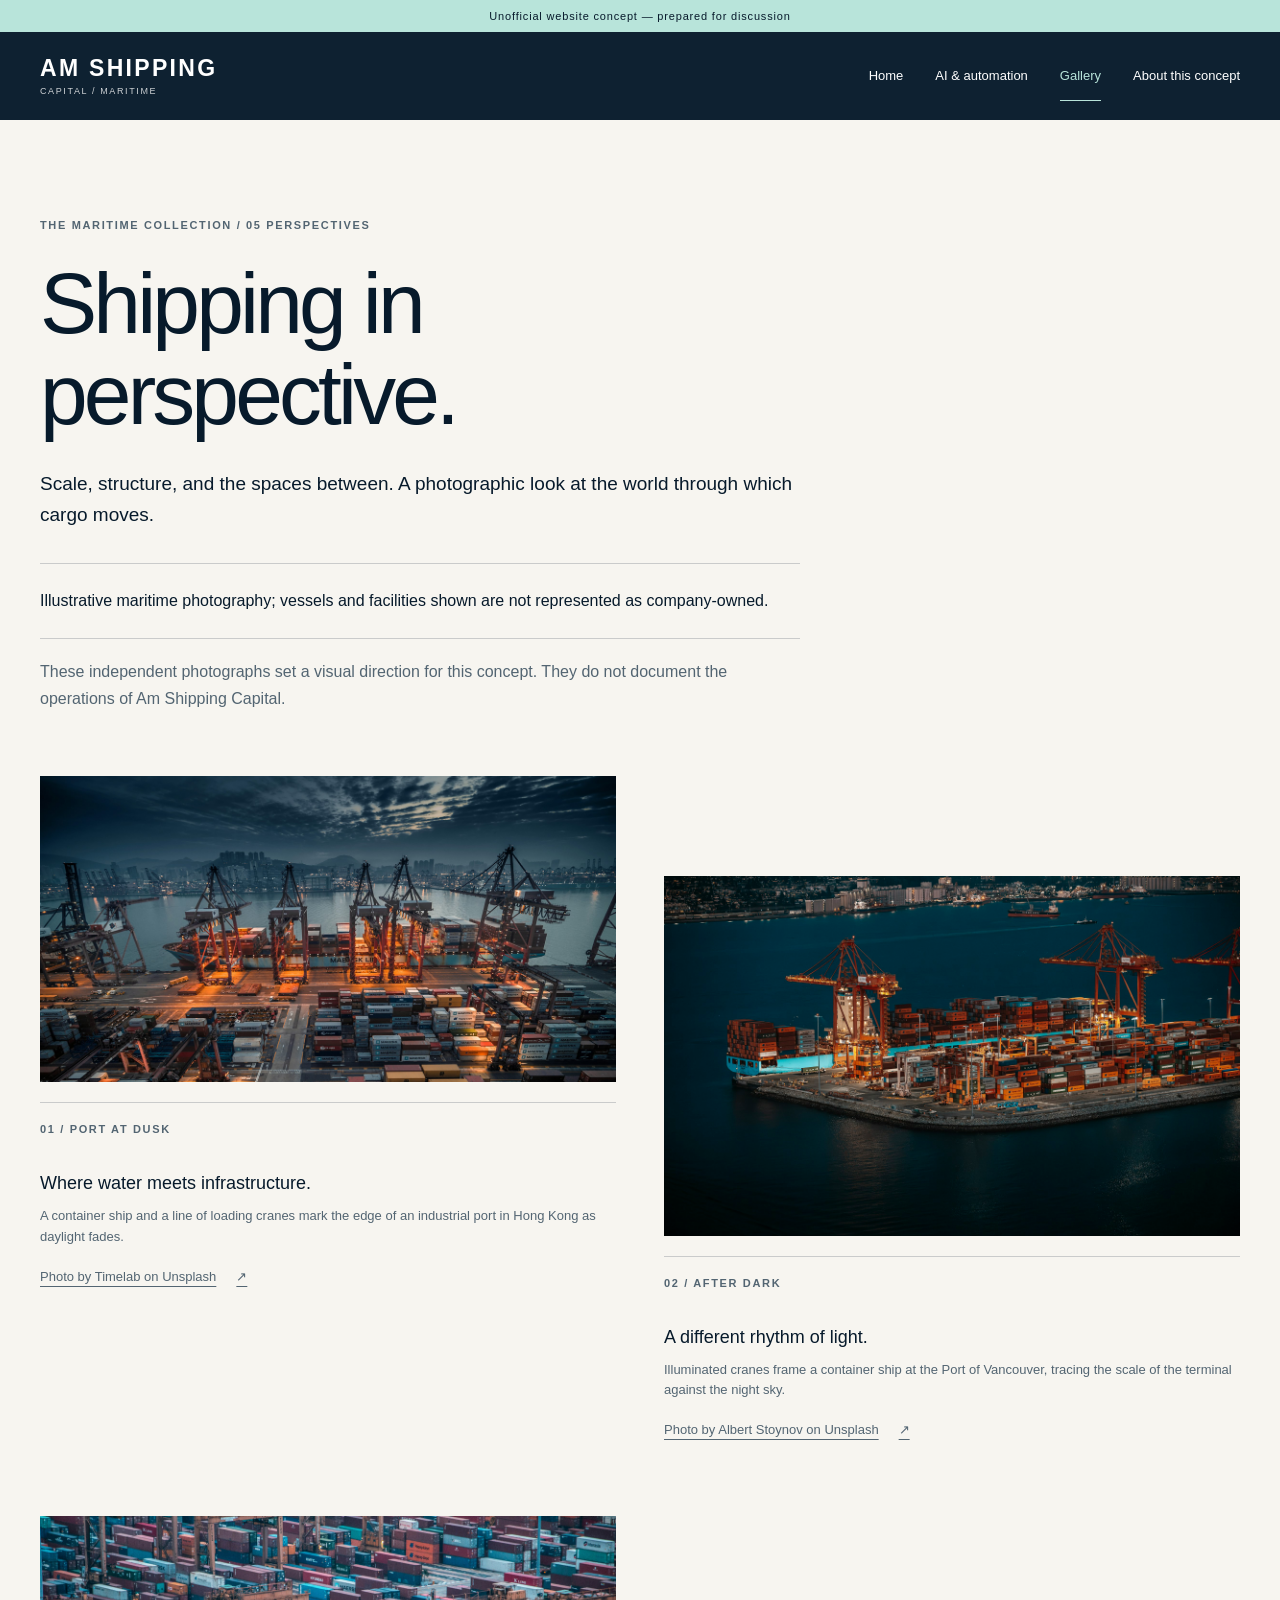
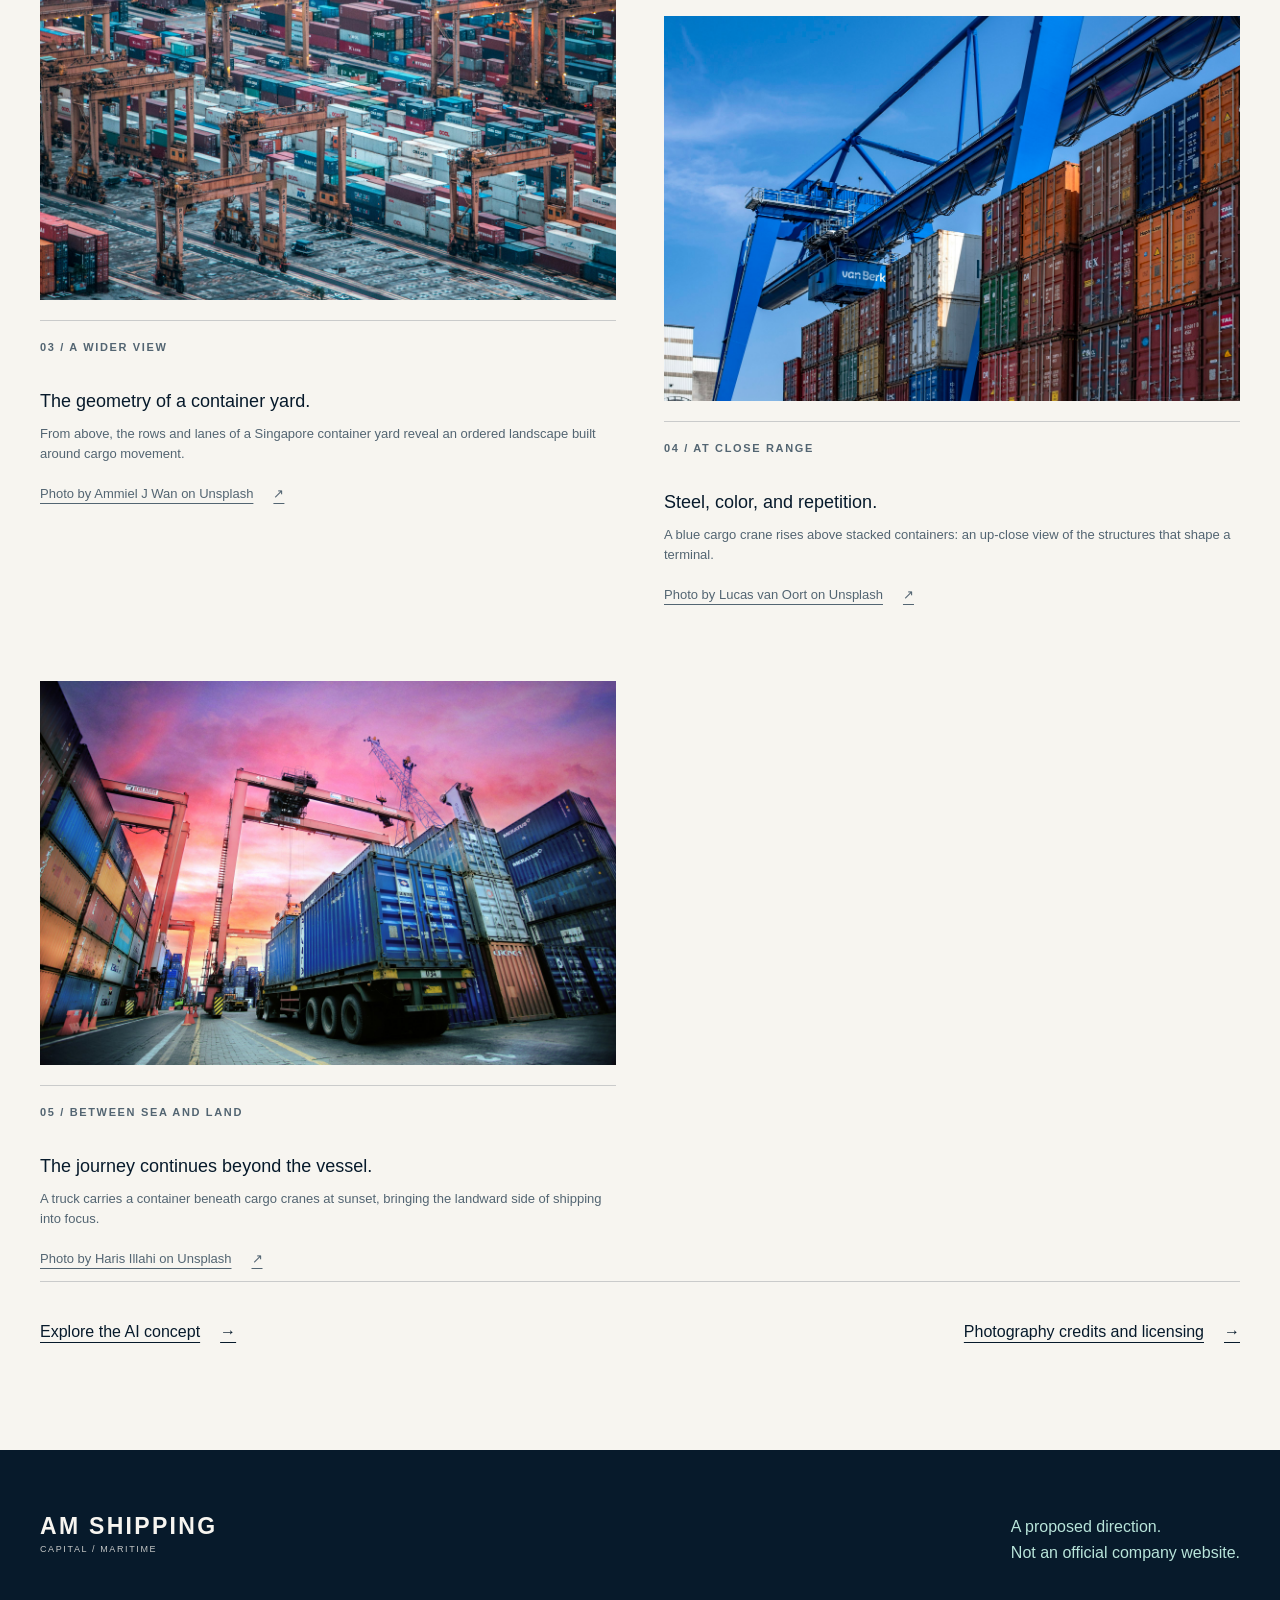
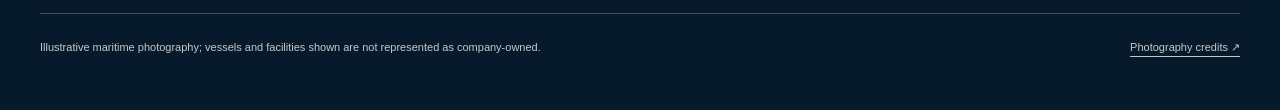
<file: gallery.html>
<!doctype html>
<html lang="en">
<head>
  <meta charset="utf-8">
  <meta name="viewport" content="width=device-width, initial-scale=1">
  <meta name="robots" content="noindex,nofollow">
  <meta name="description" content="Five perspectives on cargo, ports, and movement in an unofficial maritime website concept.">
  <title>Shipping in perspective — Am Shipping Capital concept</title>
  <link rel="icon" href="data:,">
  <link rel="stylesheet" href="assets/css/site.css">
  <script src="assets/js/site.js" defer></script>
</head>
<body>
  <a class="skip-link" href="#main">Skip to content</a>
  <div class="concept-strip">Unofficial website concept — prepared for discussion</div>
  <header class="site-header">
    <div class="header-inner">
      <a class="wordmark" href="index.html" aria-label="Am Shipping Capital home"><span class="wordmark-main">AM SHIPPING</span><span class="wordmark-sub">CAPITAL / MARITIME</span></a>
      <button class="nav-toggle" type="button" data-nav-toggle aria-controls="site-nav" aria-expanded="false" hidden>Menu <span aria-hidden="true">+</span></button>
      <nav id="site-nav" aria-label="Main navigation">
        <a href="index.html">Home</a>
        <a href="ai.html">AI &amp; automation</a>
        <a href="gallery.html" aria-current="page">Gallery</a>
        <a href="about.html">About this concept</a>
      </nav>
    </div>
  </header>
  <main id="main">
    <section class="section">
      <div class="container">
        <div class="gallery-intro">
          <p class="eyebrow">The maritime collection / 05 perspectives</p>
          <h1>Shipping in perspective.</h1>
          <p class="lede">Scale, structure, and the spaces between. A photographic look at the world through which cargo moves.</p>
          <p class="notice">Illustrative maritime photography; vessels and facilities shown are not represented as company-owned.</p>
          <p class="muted">These independent photographs set a visual direction for this concept. They do not document the operations of Am Shipping Capital.</p>
        </div>
        <div class="gallery-grid">
          <figure class="gallery-item" data-reveal>
            <img src="assets/images/port-dusk.jpg" width="2400" height="1277" alt="Container ship and loading cranes at an industrial port in Hong Kong at dusk." loading="eager" fetchpriority="high" decoding="async">
            <figcaption class="gallery-caption photo-caption">
              <span class="section-index">01 / Port at dusk</span>
              <strong>Where water meets infrastructure.</strong>
              <span>A container ship and a line of loading cranes mark the edge of an industrial port in Hong Kong as daylight fades.</span>
              <a class="text-link" href="https://unsplash.com/photos/container-ship-at-industrial-port-yx20mpDyr2I">Photo by Timelab on Unsplash <span aria-hidden="true">↗</span></a>
            </figcaption>
          </figure>
          <figure class="gallery-item" data-reveal>
            <img src="assets/images/port-night.jpg" width="2400" height="1500" alt="Container ship and illuminated cargo cranes at the Port of Vancouver at night." loading="lazy" decoding="async">
            <figcaption class="gallery-caption photo-caption">
              <span class="section-index">02 / After dark</span>
              <strong>A different rhythm of light.</strong>
              <span>Illuminated cranes frame a container ship at the Port of Vancouver, tracing the scale of the terminal against the night sky.</span>
              <a class="text-link" href="https://unsplash.com/photos/container-ship-and-cranes-at-a-busy-shipping-port-oL3wEM0JEwQ">Photo by Albert Stoynov on Unsplash <span aria-hidden="true">↗</span></a>
            </figcaption>
          </figure>
          <figure class="gallery-item" data-reveal>
            <img src="assets/images/terminal-aerial.jpg" width="2400" height="1600" alt="Aerial view of a shipping-container yard in Singapore." loading="lazy" decoding="async">
            <figcaption class="gallery-caption photo-caption">
              <span class="section-index">03 / A wider view</span>
              <strong>The geometry of a container yard.</strong>
              <span>From above, the rows and lanes of a Singapore container yard reveal an ordered landscape built around cargo movement.</span>
              <a class="text-link" href="https://unsplash.com/photos/aerial-photo-of-shipping-container-lot-qX2ENCIxquA">Photo by Ammiel J Wan on Unsplash <span aria-hidden="true">↗</span></a>
            </figcaption>
          </figure>
          <figure class="gallery-item" data-reveal>
            <img src="assets/images/container-detail.jpg" width="2400" height="1602" alt="Blue cargo crane above stacked shipping containers." loading="lazy" decoding="async">
            <figcaption class="gallery-caption photo-caption">
              <span class="section-index">04 / At close range</span>
              <strong>Steel, color, and repetition.</strong>
              <span>A blue cargo crane rises above stacked containers: an up-close view of the structures that shape a terminal.</span>
              <a class="text-link" href="https://unsplash.com/photos/blue-and-red-cargo-containers-fBZOVyF-96w">Photo by Lucas van Oort on Unsplash <span aria-hidden="true">↗</span></a>
            </figcaption>
          </figure>
          <figure class="gallery-item" data-reveal>
            <img src="assets/images/terminal-sunset.jpg" width="2400" height="1600" alt="Truck carrying a shipping container beneath cargo cranes at sunset." loading="lazy" decoding="async">
            <figcaption class="gallery-caption photo-caption">
              <span class="section-index">05 / Between sea and land</span>
              <strong>The journey continues beyond the vessel.</strong>
              <span>A truck carries a container beneath cargo cranes at sunset, bringing the landward side of shipping into focus.</span>
              <a class="text-link" href="https://unsplash.com/photos/shipping-containers-stacked-at-a-busy-port-at-sunset-fT4SwA83jH4">Photo by Haris Illahi on Unsplash <span aria-hidden="true">↗</span></a>
            </figcaption>
          </figure>
        </div>
        <div class="end-links" data-reveal>
          <a class="text-link" href="ai.html">Explore the AI concept <span aria-hidden="true">→</span></a>
          <a class="text-link" href="about.html#photography">Photography credits and licensing <span aria-hidden="true">→</span></a>
        </div>
      </div>
    </section>
  </main>
  <footer class="site-footer">
    <div class="container footer-top"><a class="wordmark" href="index.html"><span class="wordmark-main">AM SHIPPING</span><span class="wordmark-sub">CAPITAL / MARITIME</span></a><p>A proposed direction.<br>Not an official company website.</p></div>
    <div class="container footer-bottom"><p>Illustrative maritime photography; vessels and facilities shown are not represented as company-owned.</p><a href="about.html#photography">Photography credits <span aria-hidden="true">↗</span></a></div>
  </footer>
</body>
</html>
</file>
<file: assets/css/site.css>
:root {
  --navy: #071A2B; --paper: #F7F5F0; --teal: #087F8C; --seafoam: #B8E4DA; --slate: #536572;
  --rule: rgba(7,26,43,.19); --content: 1200px;
  font-family: -apple-system, BlinkMacSystemFont, "Segoe UI", sans-serif;
  color: var(--navy); background: var(--paper); font-synthesis: none;
}
* { box-sizing: border-box; }
html { scroll-behavior: smooth; scroll-padding-top: 110px; }
body { margin: 0; font-size: 16px; line-height: 1.65; }
a { color: inherit; text-underline-offset: 5px; }
button { font: inherit; }
a, button { -webkit-tap-highlight-color: transparent; }
:focus-visible { outline: 3px solid var(--teal); outline-offset: 6px; }
.site-header :focus-visible, .section--dark :focus-visible, .hero :focus-visible, .photo-band :focus-visible, .site-footer :focus-visible { outline-color: var(--seafoam); }
img { display: block; max-width: 100%; height: auto; }
figure { margin: 0; }
h1, h2, h3, p { margin: 0; }
h1, h2, h3 { line-height: 1.06; font-weight: 500; letter-spacing: -.045em; text-wrap: balance; }
h1 { font-size: clamp(3.5rem, 6.7vw, 6rem); }
h2, .section-heading { font-size: clamp(2.5rem, 4vw, 3.5rem); }
h3 { font-size: clamp(1.6rem, 2.5vw, 2.2rem); }
p + p { margin-top: 20px; }
.container { width: min(calc(100% - 48px), var(--content)); margin-inline: auto; }
.skip-link { position: fixed; top: 12px; left: 12px; padding: 12px 20px; background: var(--seafoam); color: var(--navy); z-index: 100; transform: translateY(-160%); }
.skip-link:focus { transform: none; }
.concept-strip { padding: 7px 20px; text-align: center; background: var(--seafoam); color: var(--navy); font-size: 11px; letter-spacing: .075em; }
.site-header { position: sticky; top: 0; z-index: 50; background: rgba(7,26,43,.97); color: white; }
.header-inner { width: min(calc(100% - 48px), var(--content)); margin: auto; min-height: 88px; display: flex; align-items: center; justify-content: space-between; gap: 32px; }
.wordmark { display: inline-flex; flex-direction: column; text-decoration: none; line-height: 1.1; gap: 6px; flex-shrink: 0; }
.wordmark-main { font-size: 23px; letter-spacing: .1em; font-weight: 650; }
.wordmark-sub { font-size: 9px; letter-spacing: .18em; opacity: .8; }
#site-nav { display: flex; gap: 32px; align-items: center; }
#site-nav a { font-size: 13px; text-decoration: none; padding: 14px 0; border-bottom: 1px solid transparent; }
#site-nav a:hover, #site-nav a[aria-current] { color: var(--seafoam); border-color: var(--seafoam); }
.nav-toggle { color: white; border: 1px solid rgba(255,255,255,.45); background: transparent; min-height: 44px; padding: 8px 14px; gap: 18px; align-items: center; }
.nav-toggle[hidden] { display: none; }
.section { padding: 96px 0; }
.section--dark { background: var(--navy); color: var(--paper); --rule: rgba(247,245,240,.25); }
.section--dark .eyebrow, .section--dark .section-index { color: var(--seafoam); }
.section--seafoam { background: var(--seafoam); }
.section--seafoam .eyebrow, .section--seafoam .section-index, .section--seafoam .checklist li::before, .section--seafoam .muted { color: var(--navy); }
.split { display: grid; grid-template-columns: 1fr 1fr; gap: 80px; align-items: center; }
.split--reverse > :first-child { order: 2; }
.eyebrow, .section-index { display: block; color: var(--slate); font-size: 11px; text-transform: uppercase; letter-spacing: .15em; font-weight: 650; margin-bottom: 24px; }
.section-index { font-variant-numeric: tabular-nums; }
.lede { font-size: 19px; line-height: 1.65; }
h2 + p, h3 + p { margin-top: 26px; }
.muted { color: var(--slate); }
.actions { display: flex; flex-wrap: wrap; gap: 14px; align-items: center; margin-top: 32px; }
.button { display: inline-flex; min-height: 50px; align-items: center; justify-content: center; gap: 24px; padding: 13px 24px; background: var(--seafoam); border: 1px solid var(--seafoam); color: var(--navy); text-decoration: none; font-size: 13px; font-weight: 600; transition: background .2s, color .2s; }
.button:hover { background: var(--paper); color: var(--navy); }
.button--outline { background: transparent; color: inherit; border-color: currentColor; }
.button--outline:hover { background: var(--paper); color: var(--navy); }
.text-link { display: inline-flex; min-height: 44px; align-items: center; gap: 20px; }
.photo-panel { position: relative; overflow: hidden; }
.photo-caption { font-size: 12px; line-height: 1.55; margin-top: 16px; color: var(--slate); }
.section--dark .photo-caption, .section--dark .swatch-label span, .section--dark .muted { color: var(--seafoam); }
.section--dark .swatch-color { border-color: rgba(247,245,240,.4); }
.image-frame { aspect-ratio: 4 / 5; width: 100%; object-fit: cover; }
.image-frame--wide { aspect-ratio: 4 / 3; }
.hero { position: relative; height: min(82vh, 900px); min-height: 600px; background: var(--navy); color: white; isolation: isolate; }
.hero > img, .photo-band > img { position: absolute; width: 100%; height: 100%; object-fit: cover; z-index: -2; }
.hero::after, .photo-band::after { content: ""; position: absolute; inset: 0; background: linear-gradient(90deg, rgba(2,14,25,.74), rgba(2,14,25,.17)), linear-gradient(0deg, rgba(2,14,25,.55), transparent 65%); z-index: -1; }
.hero--inner { height: 65vh; min-height: 520px; max-height: 740px; }
.hero-content { height: 100%; display: flex; flex-direction: column; justify-content: flex-end; align-items: flex-start; padding-block: 64px; }
.hero-content .eyebrow, .photo-band .eyebrow { color: var(--seafoam); }
.hero-content h1 { max-width: 920px; }
.hero-deck { max-width: 490px; margin-top: 24px; font-size: 18px; line-height: 1.65; color: rgba(255,255,255,.9); }
.hero-meta { margin-top: 40px; border-top: 1px solid rgba(255,255,255,.35); padding-top: 18px; font-size: 11px; letter-spacing: .08em; width: 100%; display: flex; justify-content: space-between; gap: 20px; }
.photo-band { height: 680px; position: relative; isolation: isolate; color: white; background: var(--navy); }
.photo-band-content { height: 100%; display: flex; flex-direction: column; align-items: flex-start; justify-content: flex-end; padding-block: 72px; }
.photo-band h2 { max-width: 760px; font-size: clamp(3rem, 5.5vw, 5rem); }
.photo-band p { max-width: 490px; }
.intro-row { display: flex; gap: 64px; justify-content: space-between; padding-bottom: 36px; border-bottom: 1px solid var(--rule); margin-bottom: 56px; align-items: flex-start; }
.intro-row p { max-width: 440px; }
.checklist { list-style: none; counter-reset: shipment; padding: 0; margin: 28px 0 0; }
.checklist li { counter-increment: shipment; border-top: 1px solid var(--rule); padding: 14px 0 14px 40px; position: relative; }
.checklist li::before { content: "0" counter(shipment); position: absolute; left: 0; top: 16px; font-size: 11px; color: var(--slate); }
.checklist strong { display: block; font-weight: 600; }
.gallery-intro { max-width: 760px; }
.gallery-intro h1 + p { margin-top: 28px; }
.gallery-grid { display: grid; grid-template-columns: 1fr 1fr; align-items: start; gap: 64px 48px; margin-top: 64px; }
.gallery-item:nth-child(even) { margin-top: 100px; }
.gallery-item img { width: 100%; height: auto; }
.gallery-caption { border-top: 1px solid var(--rule); margin-top: 20px; padding-top: 18px; display: grid; gap: 8px; font-size: 13px; color: var(--slate); }
.gallery-caption strong { font-size: 18px; color: var(--navy); font-weight: 500; }
.about-intro { max-width: 900px; }
.about-intro h1 + p { margin-top: 32px; }
.prose { max-width: 760px; }
.prose h2 { margin-bottom: 28px; }
.prose h3 { margin: 36px 0 20px; }
.palette { display: grid; grid-template-columns: repeat(5,1fr); gap: 16px; margin-top: 40px; }
.swatch-color { height: 120px; border: 1px solid rgba(7,26,43,.15); }
.swatch-label { display: block; padding-top: 14px; font-size: 13px; }
.swatch-label span { display: block; color: var(--slate); font-size: 12px; }
.credits { list-style: none; padding: 0; margin: 36px 0; }
.credits li { border-top: 1px solid var(--rule); padding: 24px 0; }
.credits li strong { display: block; margin-bottom: 5px; }
.notice { border-block: 1px solid var(--rule); padding: 24px 0; margin-top: 32px; }
.end-links { display: flex; justify-content: space-between; align-items: center; gap: 24px; border-top: 1px solid var(--rule); padding-top: 28px; }
.site-footer { background: var(--navy); color: var(--paper); padding: 64px 0 28px; }
.footer-top { display: flex; align-items: start; justify-content: space-between; gap: 40px; padding-bottom: 48px; }
.footer-top p { font-size: 16px; line-height: 1.6; color: var(--seafoam); }
.footer-bottom { border-top: 1px solid rgba(247,245,240,.25); padding-top: 24px; display: flex; align-items: start; justify-content: space-between; gap: 40px; font-size: 11px; color: rgba(247,245,240,.8); }
.footer-bottom p { max-width: 620px; }
.footer-bottom a { flex-shrink: 0; min-height: 44px; }
[data-reveal] { transition: opacity 650ms ease, transform 650ms cubic-bezier(.2,.7,.2,1); }
[data-reveal].is-pending { opacity: 0; transform: translateY(24px); }
[data-reveal].is-visible { opacity: 1; transform: none; }
[id] { scroll-margin-top: 110px; }
.section--dark .checklist li::before { color: var(--seafoam); }
.application-nav { display: grid; grid-template-columns: 1fr 1fr; column-gap: 48px; }
.application-nav a { display: flex; align-items: center; justify-content: space-between; gap: 20px; min-height: 60px; padding: 14px 0; border-bottom: 1px solid var(--rule); text-decoration: none; font-size: 14px; }
.application-nav a:hover { text-decoration: underline; }
.application { border-top: 1px solid var(--rule); padding-top: 28px; margin-top: 32px; }
.application .section-index { margin-bottom: 16px; }
.application h3 + p { margin-top: 20px; }
.application details { margin-top: 18px; }
.application summary { cursor: pointer; min-height: 44px; padding: 10px 0; font-size: 13px; font-weight: 600; text-underline-offset: 4px; }
.application summary:hover { text-decoration: underline; }
.application details[open] summary { margin-bottom: 12px; }
.application details p { font-size: 14px; line-height: 1.7; }
.application-pair, .integration-layout { align-items: start; }
.application-pair .application { margin-top: 0; }
@media (max-width: 759px) { .application-nav { grid-template-columns: 1fr; } }
@media (min-width: 760px) { .nav-toggle { display: none; } }
@media (max-width: 1000px) and (min-width: 760px) { .split { gap: 40px; } #site-nav { gap: 20px; } .wordmark-main { font-size: 20px; } }
@media (max-width: 759px) {
  .container, .header-inner { width: calc(100% - 40px); }
  .concept-strip { font-size: 9px; letter-spacing: .03em; }
  .header-inner { min-height: 78px; flex-wrap: wrap; gap: 0 20px; padding-block: 17px; }
  .wordmark-main { font-size: 19px; } .wordmark-sub { font-size: 8px; }
  .nav-toggle:not([hidden]) { display: inline-flex; }
  #site-nav { width: 100%; flex-direction: column; align-items: stretch; gap: 0; padding-top: 16px; }
  #site-nav a { min-height: 48px; padding: 12px 0; }
  .nav-enhanced #site-nav:not(.is-open) { display: none; }
  .section { padding: 60px 0; }
  .split { grid-template-columns: 1fr; gap: 36px; }
  .split--reverse > :first-child { order: initial; }
  h1 { font-size: clamp(2.9rem, 11.5vw, 4.5rem); }
  h2 { font-size: clamp(2.4rem, 9vw, 3.2rem); }
  .lede { font-size: 17px; }
  .eyebrow, .section-index { font-size: 10px; margin-bottom: 20px; }
  .hero { height: 60vh; min-height: 520px; }
  .hero--inner { min-height: 420px; }
  .hero-content { padding-block: 36px; }
  .hero-deck { font-size: 16px; margin-top: 20px; }
  .hero .actions { gap: 12px; margin-top: 24px; }
  .button { padding: 12px 17px; font-size: 12px; gap: 14px; }
  .hero-meta { margin-top: 28px; font-size: 9px; }
  .photo-band { height: 540px; }
  .photo-band-content { padding-block: 44px; }
  .photo-band h2 { font-size: 3rem; }
  .image-frame { aspect-ratio: 4 / 3; }
  .intro-row { display: grid; gap: 24px; margin-bottom: 36px; }
  .gallery-grid { grid-template-columns: 1fr; gap: 44px; margin-top: 40px; }
  .gallery-item:nth-child(even) { margin-top: 0; }
  .palette { grid-template-columns: repeat(2,1fr); gap: 20px; }
  .swatch-color { height: 90px; }
  .footer-top, .footer-bottom { flex-direction: column; gap: 24px; }
  .site-footer { padding-top: 48px; }
  .footer-top { padding-bottom: 32px; }
  .end-links { align-items: flex-start; flex-direction: column; gap: 12px; }
}
@media (prefers-reduced-motion: reduce) {
  html { scroll-behavior: auto; }
  [data-reveal], [data-reveal].is-pending, [data-reveal].is-visible { opacity: 1; transform: none; transition: none; transition-delay: 0ms !important; }
  .button { transition: none; }
}
</file>
